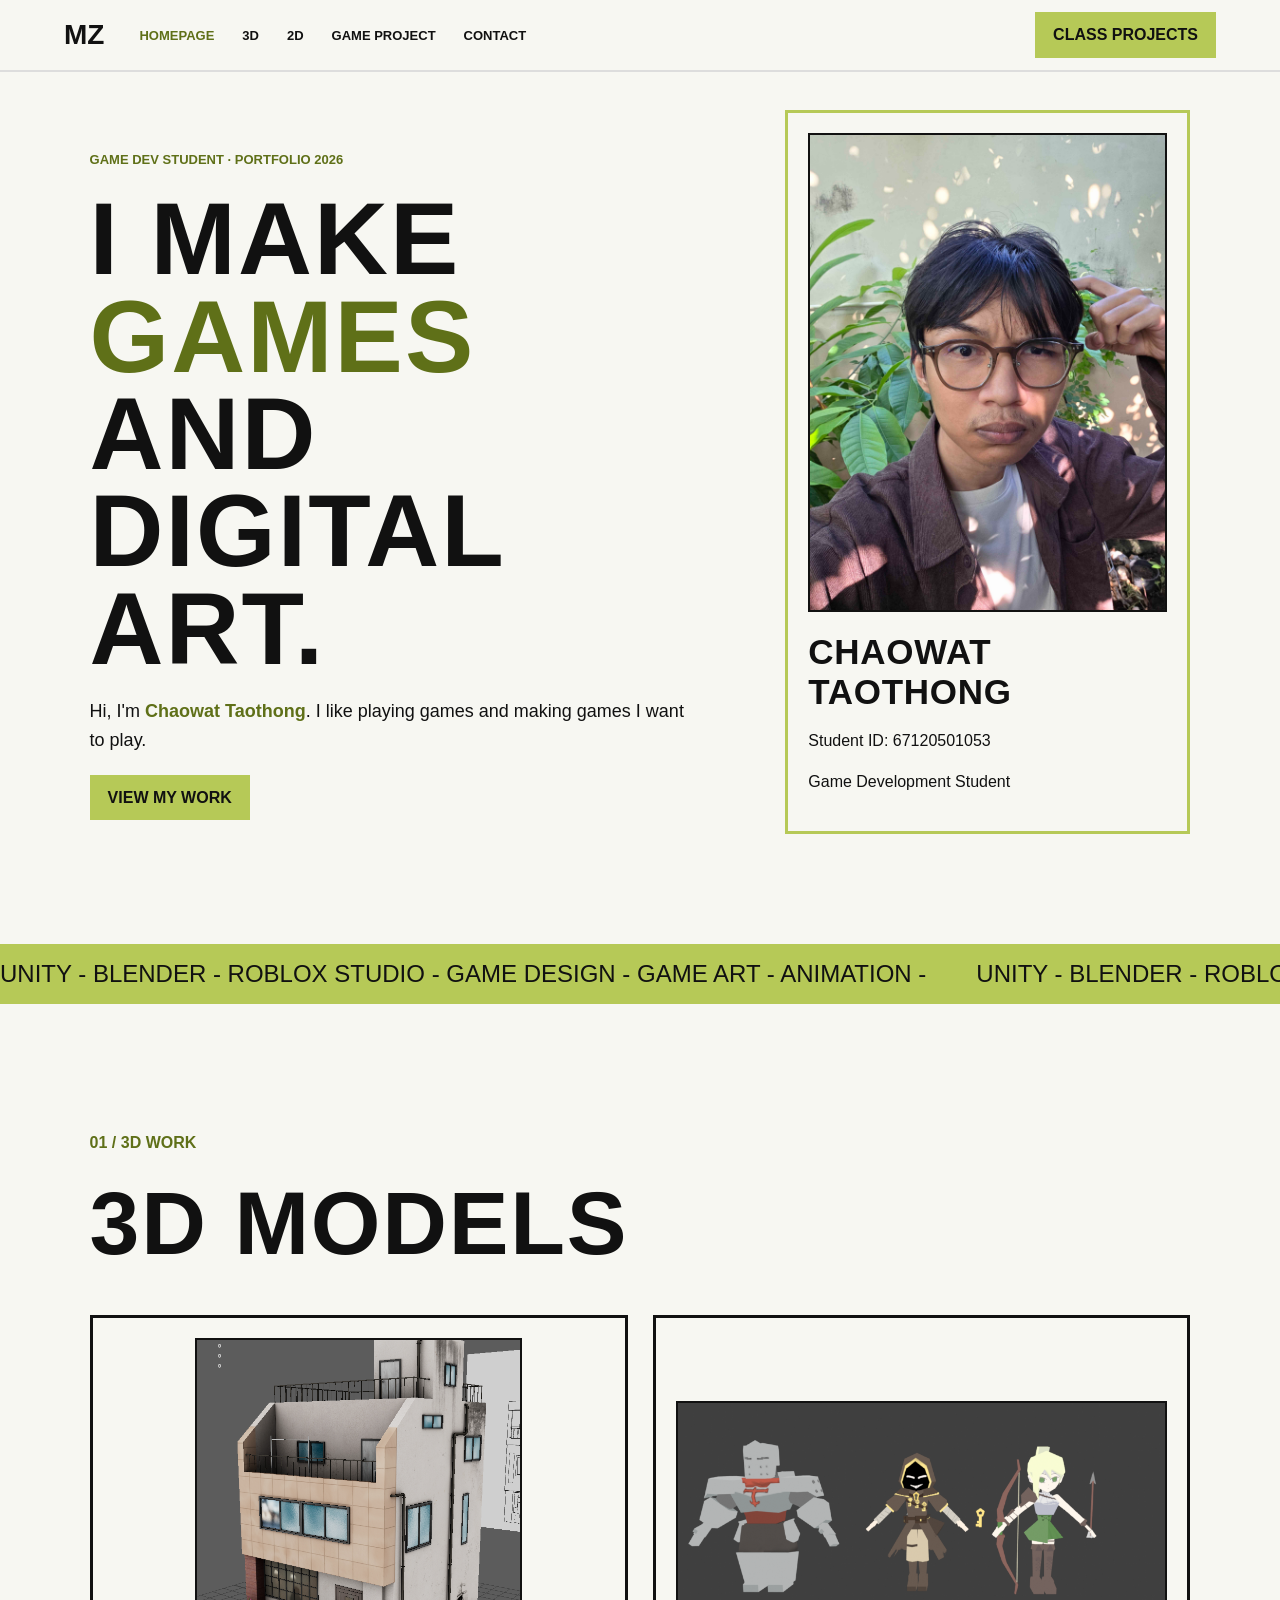
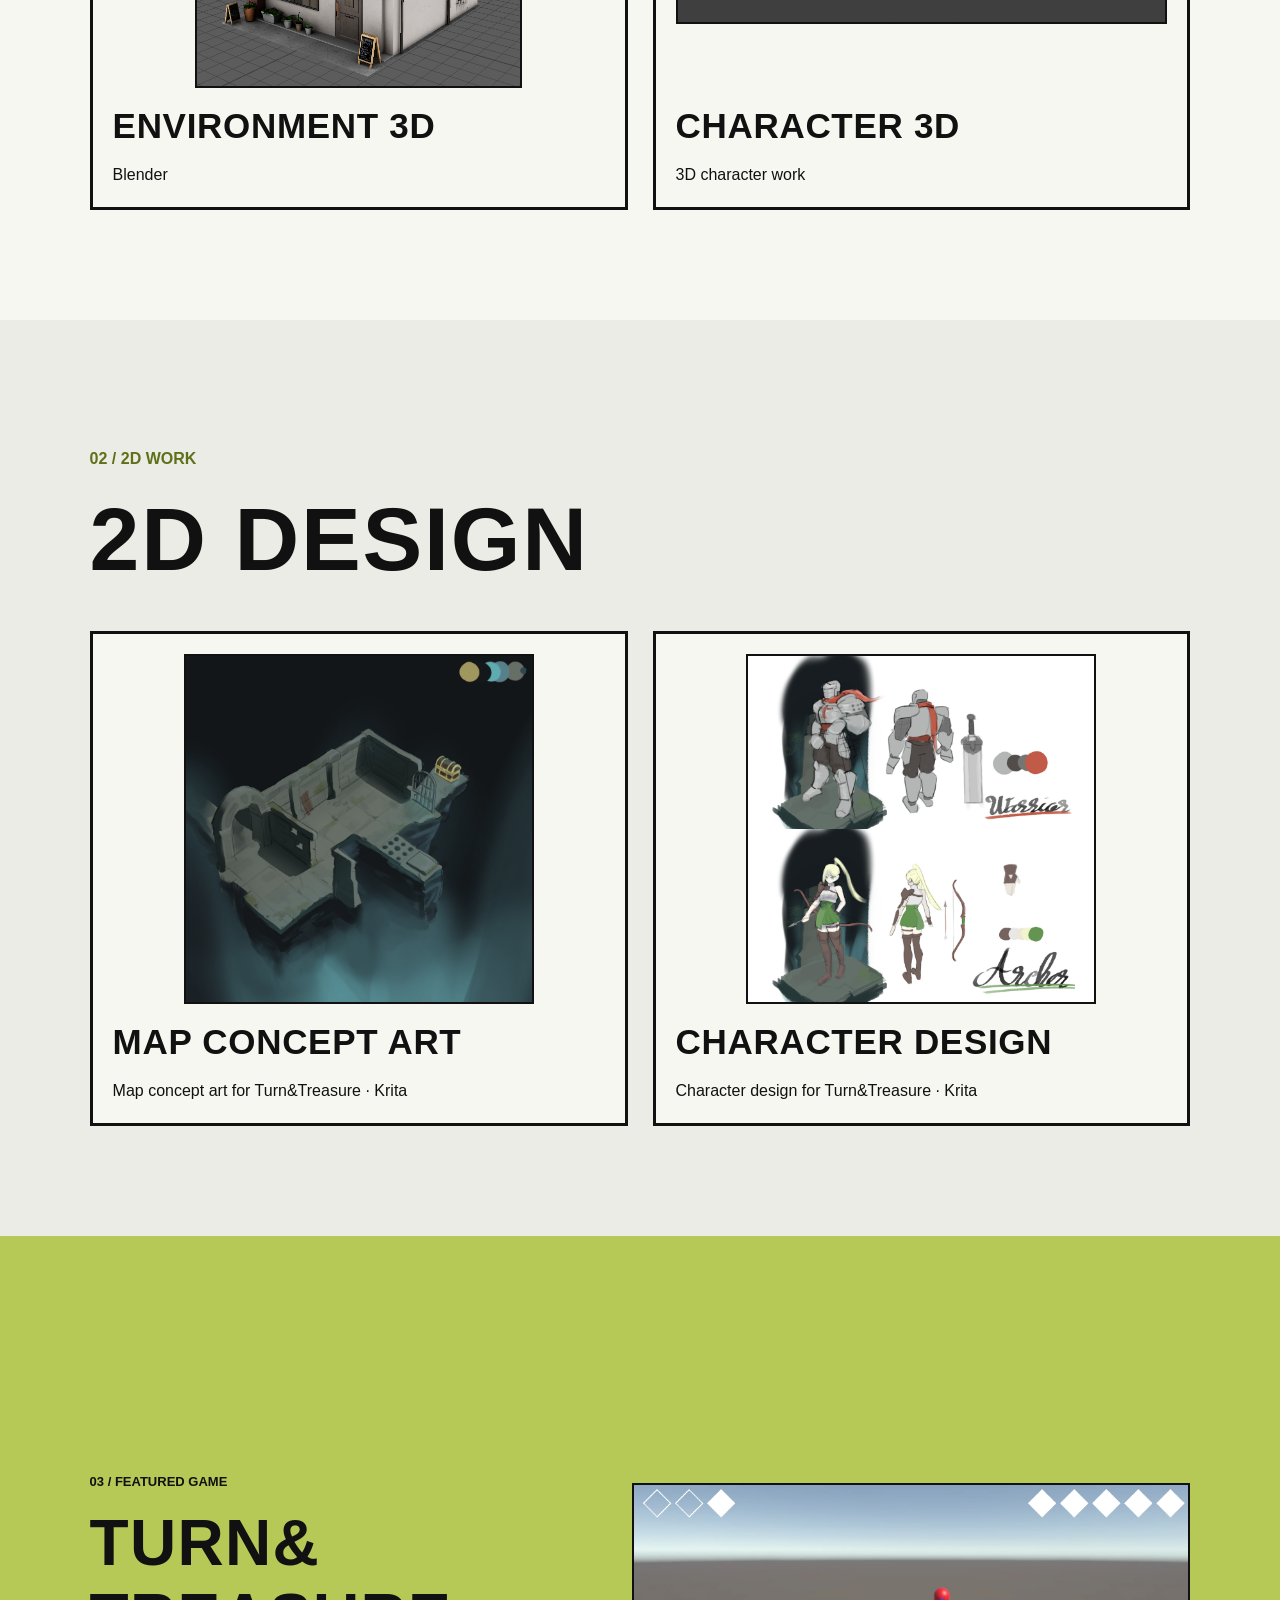
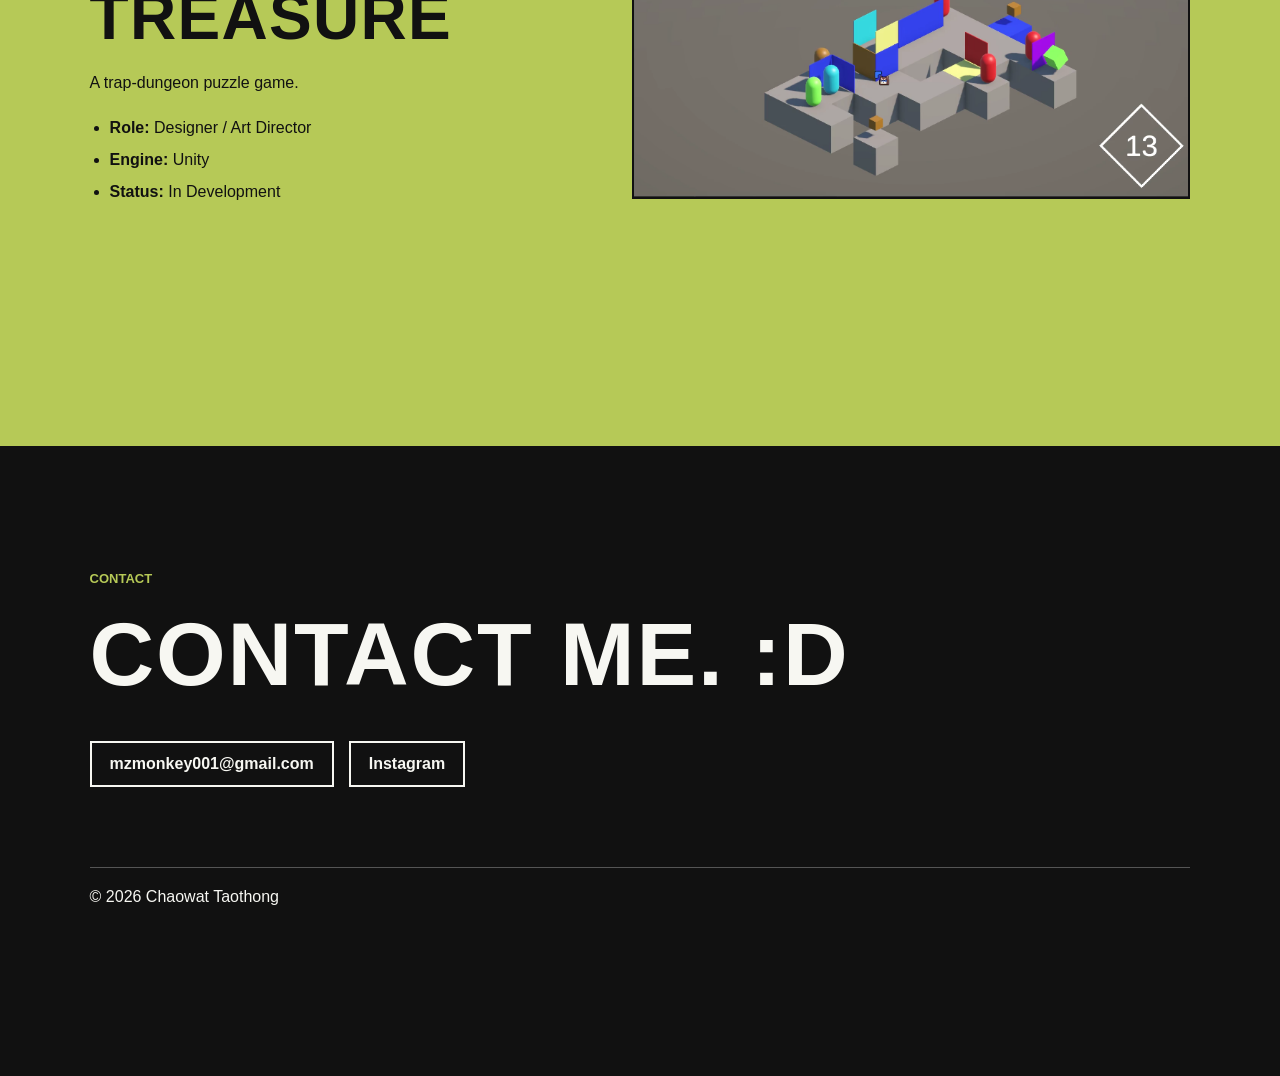
<file: index.html>
<!DOCTYPE html>
<html lang="en">
<head>
  <meta charset="UTF-8">
  <meta name="viewport" content="width=device-width, initial-scale=1.0">
  <meta name="description" content="Game development student portfolio">
  <title>Chaowat Taothong | Game Dev Portfolio</title>
  <link rel="stylesheet" href="style.css">
  <script src="script.js" defer></script>
</head>
<body>
  <header class="topbar">
    <a class="logo" href="#home">MZ</a>
    <nav>
      <a href="#home" class="active">Homepage</a>
      <a href="#three-d">3D</a>
      <a href="#two-d">2D</a>
      <a href="#games">Game Project</a>
      <a href="#contact">Contact</a>
    </nav>
    <a class="page-link" href="project.html">Class Projects</a>
  </header>

  <main>
    <section id="home" class="hero page-section">
      <div>
        <p class="label">GAME DEV STUDENT · PORTFOLIO 2026</p>
        <h1>I MAKE <span>GAMES</span><br>AND DIGITAL ART.</h1>
        <p class="intro">Hi, I'm <strong>Chaowat Taothong</strong>. I like playing games and making games I want to play.</p>
        <a class="button" href="#games">View My Work</a>
      </div>
      <aside class="profile-card">
        <img class="profile-image" src="Image/myphoto.jpg" alt="Portrait of Chaowat Taothong">
        <h2>CHAOWAT TAOTHONG</h2>
        <p>Student ID: 67120501053</p>
        <p>Game Development Student</p>
      </aside>
    </section>

    <section class="skills" aria-label="Skills and interests">
      <div class="scroll-track">
        <span>UNITY - BLENDER - ROBLOX STUDIO - GAME DESIGN - GAME ART - ANIMATION -</span>
        <span aria-hidden="true">UNITY - BLENDER - ROBLOX STUDIO - GAME DESIGN - GAME ART - ANIMATION -</span>
      </div>
    </section>

    <section id="three-d" class="work page-section">
      <div class="section-title"><p>01 / 3D WORK</p><h2>3D MODELS</h2></div>
      <div class="card-grid">
        <article class="card"><div class="image-frame"><img class="project-image" src="Image/rezeHouse.png" alt="3D environment project"></div><h3>ENVIRONMENT 3D</h3><p>Blender</p></article>
        <article class="card"><div class="image-frame"><img class="project-image" src="Image/character.png" alt="3D character project"></div><h3>CHARACTER 3D</h3><p>3D character work</p></article>
      </div>
    </section>

    <section id="two-d" class="work light page-section">
      <div class="section-title"><p>02 / 2D WORK</p><h2>2D DESIGN</h2></div>
      <div class="card-grid">
        <article class="card"><div class="image-frame"><img class="project-image" src="Image/ConceptArt.png" alt="Map concept art for Turn and Treasure"></div><h3>MAP CONCEPT ART</h3><p>Map concept art for Turn&amp;Treasure · Krita</p></article>
        <article class="card"><div class="image-frame"><img class="project-image" src="Image/CharacterSheet.png" alt="Character design for Turn and Treasure"></div><h3>CHARACTER DESIGN</h3><p>Character design for Turn&amp;Treasure · Krita</p></article>
      </div>
    </section>

    <section id="games" class="game page-section">
      <div>
        <p class="label">03 / FEATURED GAME</p>
        <h2>TURN&amp;<wbr>TREASURE</h2>
        <p>A trap-dungeon puzzle game.</p>
        <ul><li><b>Role:</b> Designer / Art Director</li><li><b>Engine:</b> Unity</li><li><b>Status:</b> In Development</li></ul>
      </div>
      <img class="project-image game-image" src="Image/TurnandTreasure.png" alt="Turn and Treasure game screenshot">
    </section>

    <section id="contact" class="contact page-section">
      <p class="label">CONTACT</p>
      <h2>CONTACT ME. :D</h2>
      <div class="contact-links"><a href="mailto:mzmonkey001@gmail.com">mzmonkey001@gmail.com</a><a href="https://www.instagram.com/mz.monkey142/" target="_blank" rel="noopener">Instagram</a></div>
      <footer>© <span id="year">2026</span> Chaowat Taothong</footer>
    </section>
  </main>
</body>
</html>
</file>
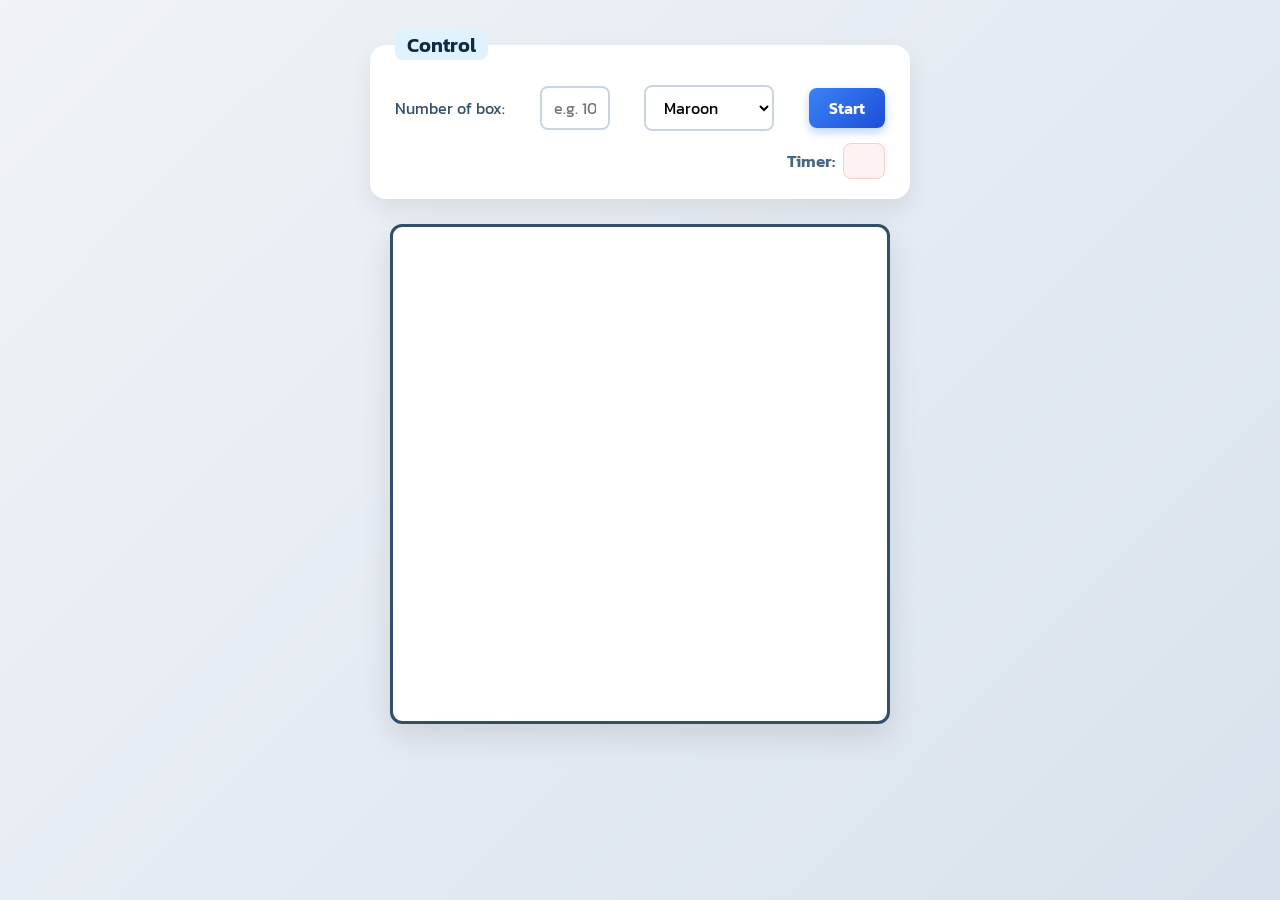
<file: Assignment/assignment-07/index.html>
<!DOCTYPE html>
<html lang="en">
	<head>
		<meta charset="UTF-8">
		<meta name="viewport" content="width=device-width, initial-scale=1.0">
		<title>Square game</title>
		<script type="text/javascript" src="game.js"></script>
		<link rel="stylesheet" type="text/css" href="game.css">
	</head>
	<body>
		<!-- these codes were adapted from https://courses.cs.washington.edu/courses/cse154/17sp/lecture/more-dom/code/squares.html  -->

		<fieldset>
			<legend>Control</legend>
			<label for="numbox">Number of box: </label>
			<input type="text" name="numbox" id="numbox" placeholder="e.g. 10">
			<select name="color" id="color">
				<option value="maroon">Maroon</option>
				<option value="lightgreen">Lightgreen</option>
				<option value="magenta">Magenta</option>
			</select>
			<button id="start">Start</button>
			<div id="timerClock"> Timer:
				<div id="clock"></div>
			</div>
		</fieldset>

		<div id="container">
			<div id="layer"></div>
		</div>
	
	</body>
</html>
</file>
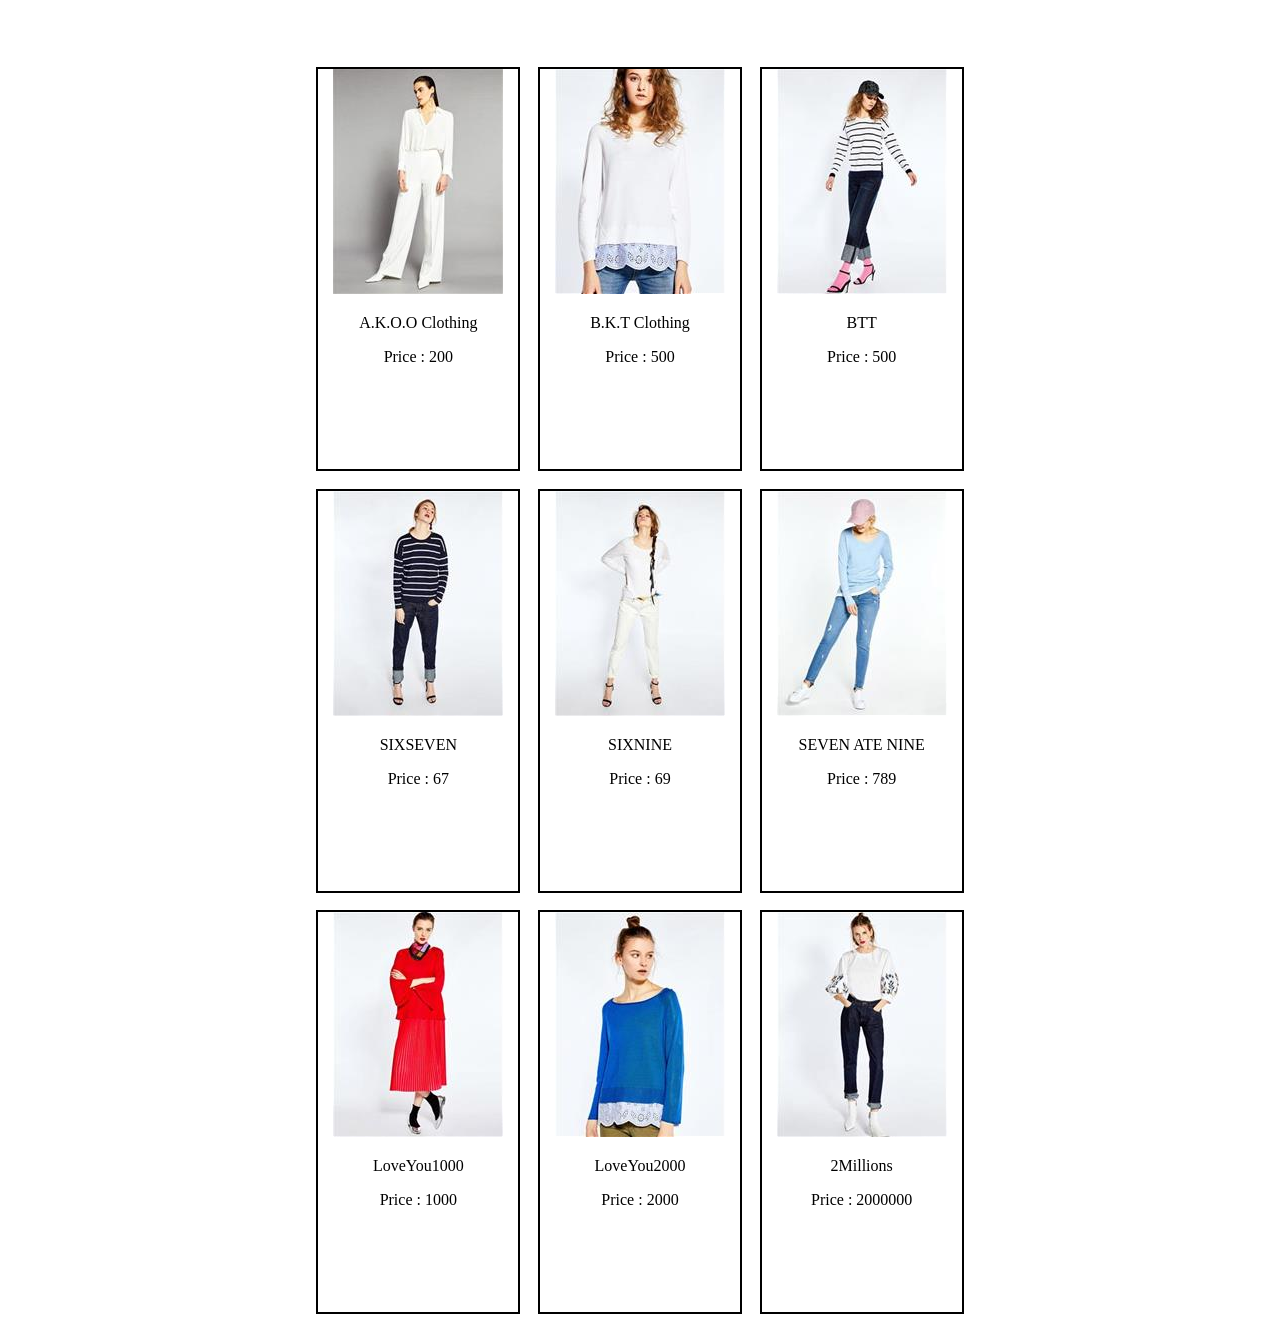
<file: Assignment/assignment-08/index.html>
<!DOCTYPE html>
<html>
	<head>
		<meta charset="UTF-8">
		<title>Shopping BKT</title>
		<link rel="stylesheet" href="style.css" type="text/css">
		<script type="text/javascript" src="shopping.js"></script>
	</head>
	<body>
		<div id="nav-top"></div>
		<div id="container">
			<div id="layer">
				<div></div>
				<div></div>
				<div></div>
				<div></div>
				<div></div>
				<div></div>
				<div></div>
				<div></div>
				<div></div>
			</div>
		</div>
	
	</body>
</html>
</file>
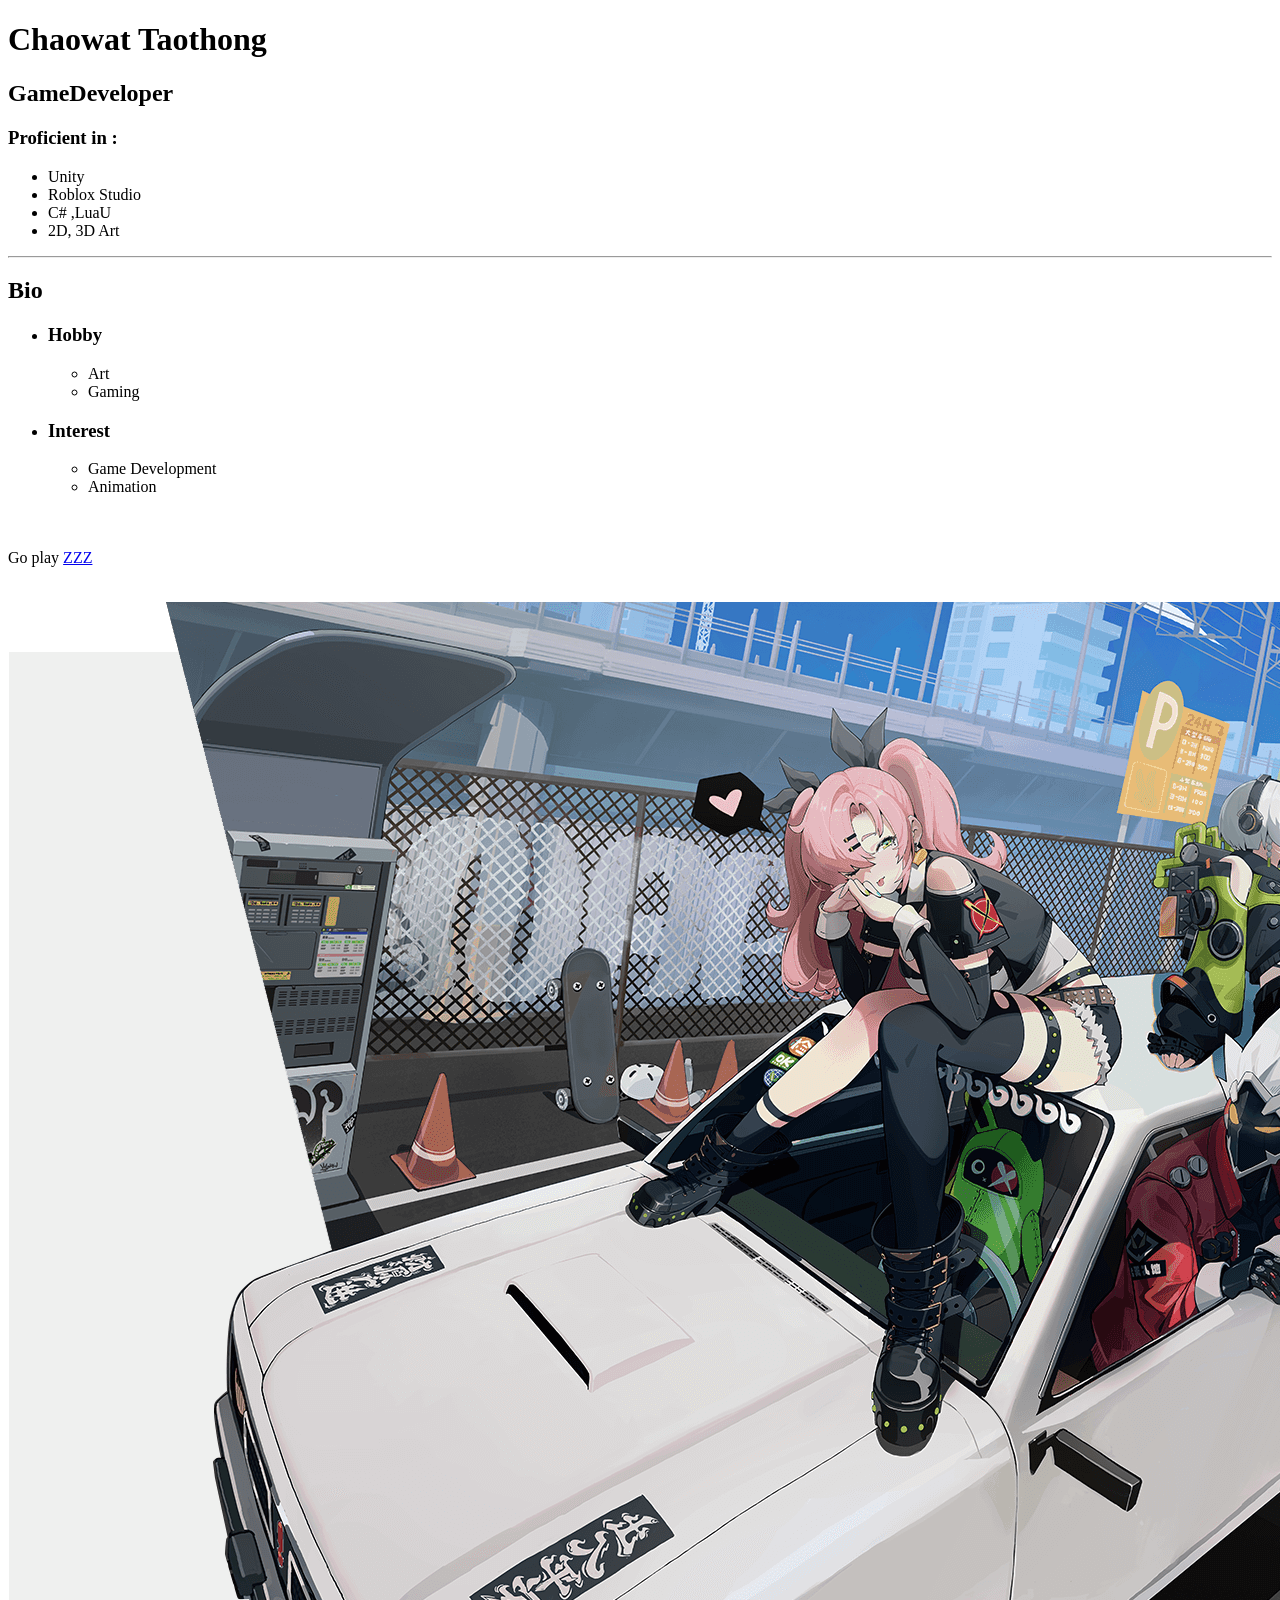
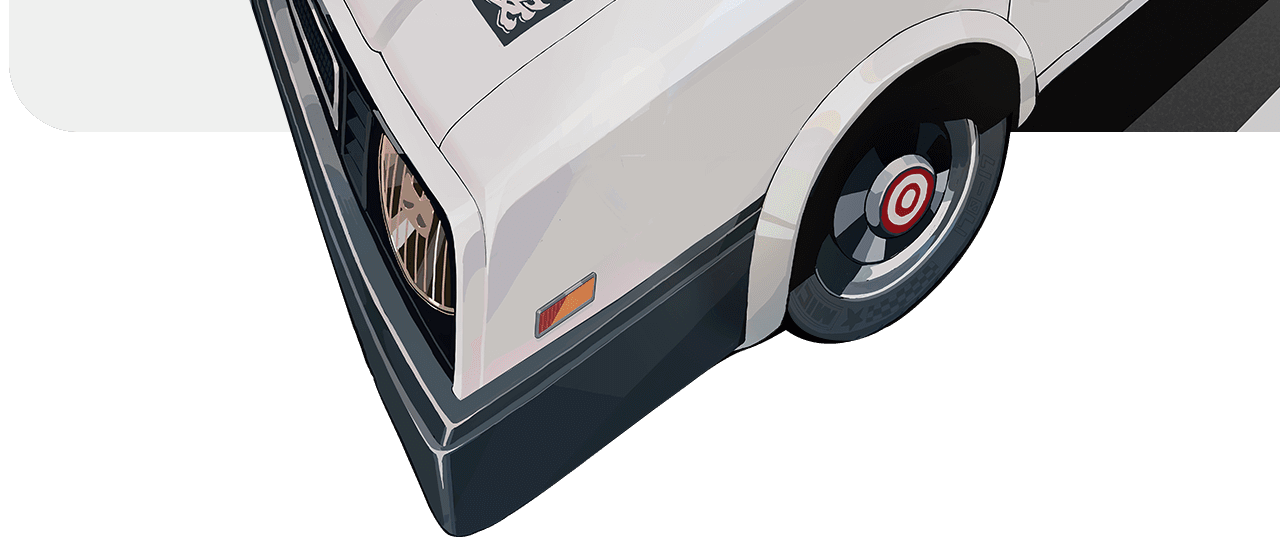
<file: Assignment/week-01/index.html>
<!DOCTYPE html>
<html lang="en">
<head>
    <meta charset="UTF-8">
    <meta name="description" content="Portfolio ชีวประวัติ">
    <meta name="keywords" content="Portfolio, Game Developer, Game Artist,Game Designer">
    <meta name="author" content="Chaowat Taothong">
    <meta name="viewport" content="width=device-width, initial-scale=1.0">
    <title>Portfolio Chaowat Taothong</title>
</head>
<body>
    <!-- Heading -->
    <h1>Chaowat Taothong </h1>
    <h2>GameDeveloper</h2>
    <h3>Proficient in :</h5>
    <ul>
        <li>Unity</li>
        <li>Roblox Studio</li>
        <li>C# ,LuaU</li>
        <li>2D, 3D Art</li>

    </ul>
    <hr>
    <h2>Bio</h2>
    <ul>
        <li><h3>Hobby</h3></li>
        <ul>
            <li>Art</li>
            <li>Gaming</li>
        </ul>
        <li><h3>Interest</h3></li>
        <ul>
            <li>Game Development</li>
            <li>Animation</li>
        </ul>   
    </ul>
    <h3></h3>

    
    <!-- Link  -->
    <br>
    <p>Go play <a href="https://zenless.hoyoverse.com/th-th/main">ZZZ</a></p>

    <br>
    <!-- images -->
    <img src="zzz.png" alt="ZZZ main[]" />
</file>
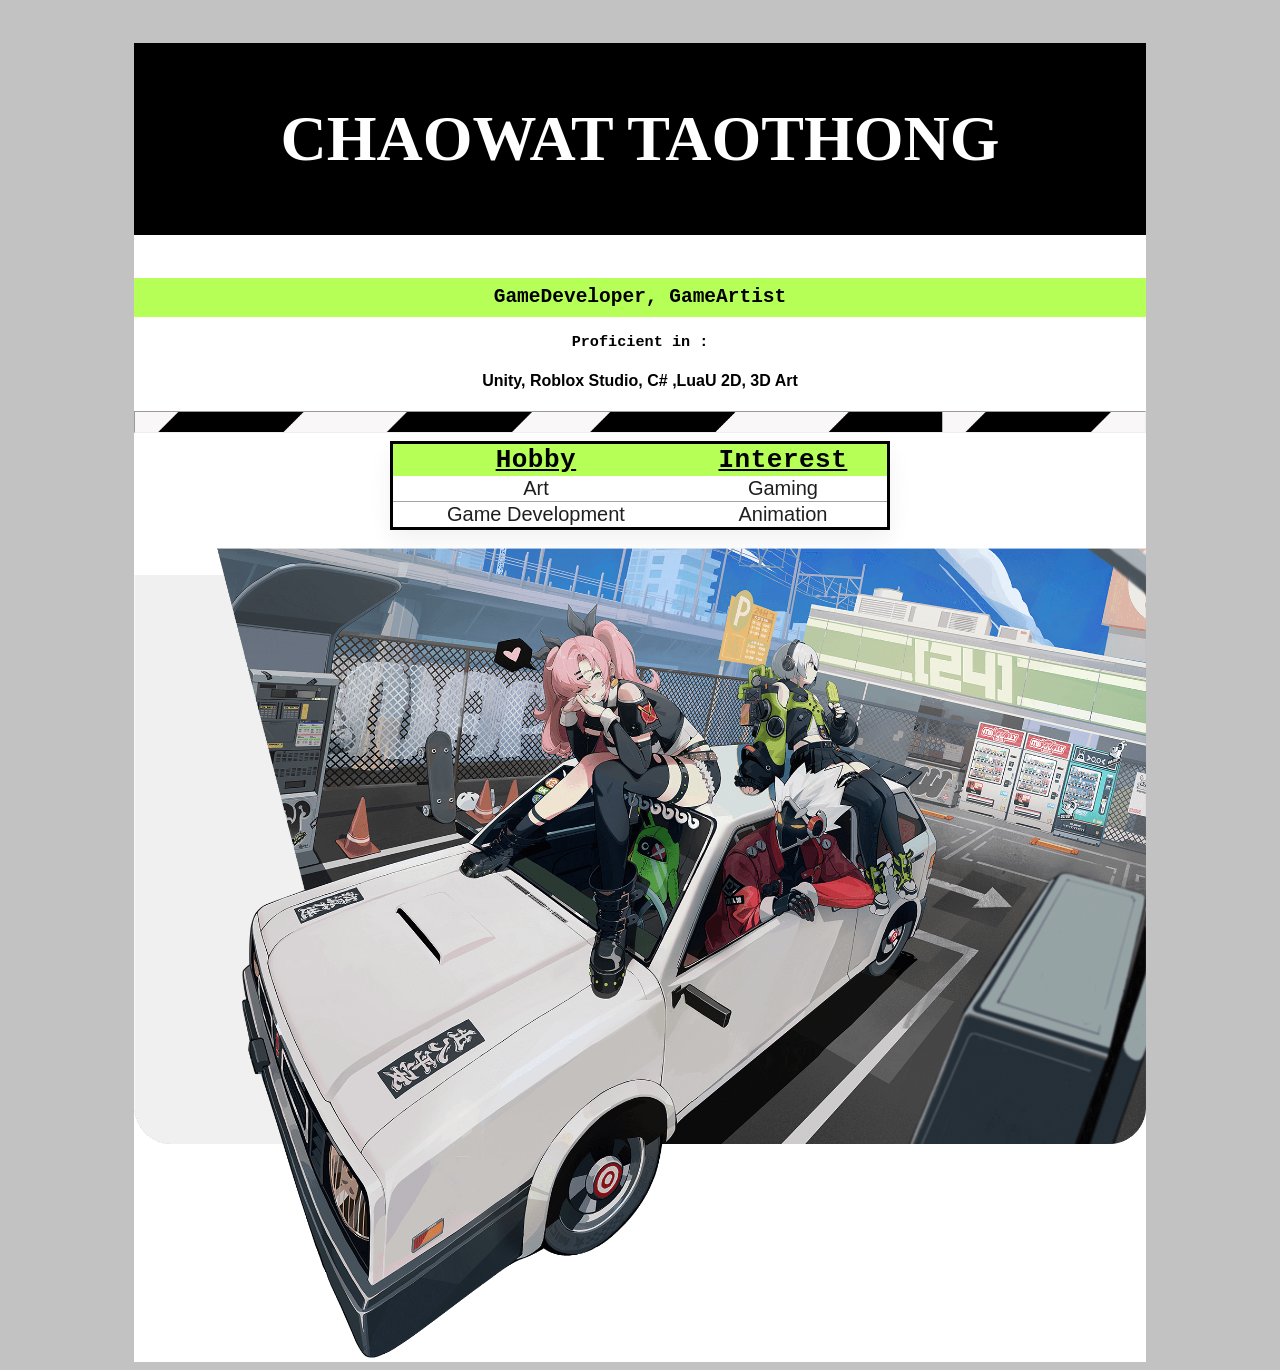
<file: Assignment/week-02/index.html>
<!DOCTYPE html>
<html lang="en">
<head>
    <meta charset="UTF-8">
    <meta name="description" content="Portfolio ชีวประวัติ">
    <meta name="keywords" content="Portfolio, Game Developer, Game Artist,Game Designer">
    <meta name="author" content="Chaowat Taothong">
    <meta name="viewport" content="width=device-width, initial-scale=1.0">
    <title>Portfolio Chaowat Taothong</title>
    <link rel="stylesheet" type="text/css" media="screen" href="style.css">
</head>
<body>
    <div class="stripe2">

    
    <!-- Heading -->
    <h1 class="center-text" >CHAOWAT TAOTHONG </h1>
    <h2 class="green center-text" >GameDeveloper, GameArtist</h2>
    <h3 class = center-text>Proficient in :</h3>
    
        <h4 class="center-text">Unity,
        Roblox Studio,
        C# ,LuaU
        2D, 3D Art</h4>

    
    <hr>
    

 
    
    <table class="center-table table_Border">
        <tr>
            <th>Hobby</th><th>Interest</th>
        </tr>
        <tr>
            <td>Art</td><td>Gaming</td>
        </tr>
        <tr>
            <td>Game Development</td><td>Animation</td>
        </tr>
    </table>


    
    
    <!-- Link  -->
    <!-- <br>
    <p>Go play <a href="https://zenless.hoyoverse.com/th-th/main">ZZZ</a></p>
     -->

    <br>
    <!-- images -->
     
    <img id = "nicole" src="zzz.png" alt="ZZZ main[]" />
    </div>
</body>
</file>
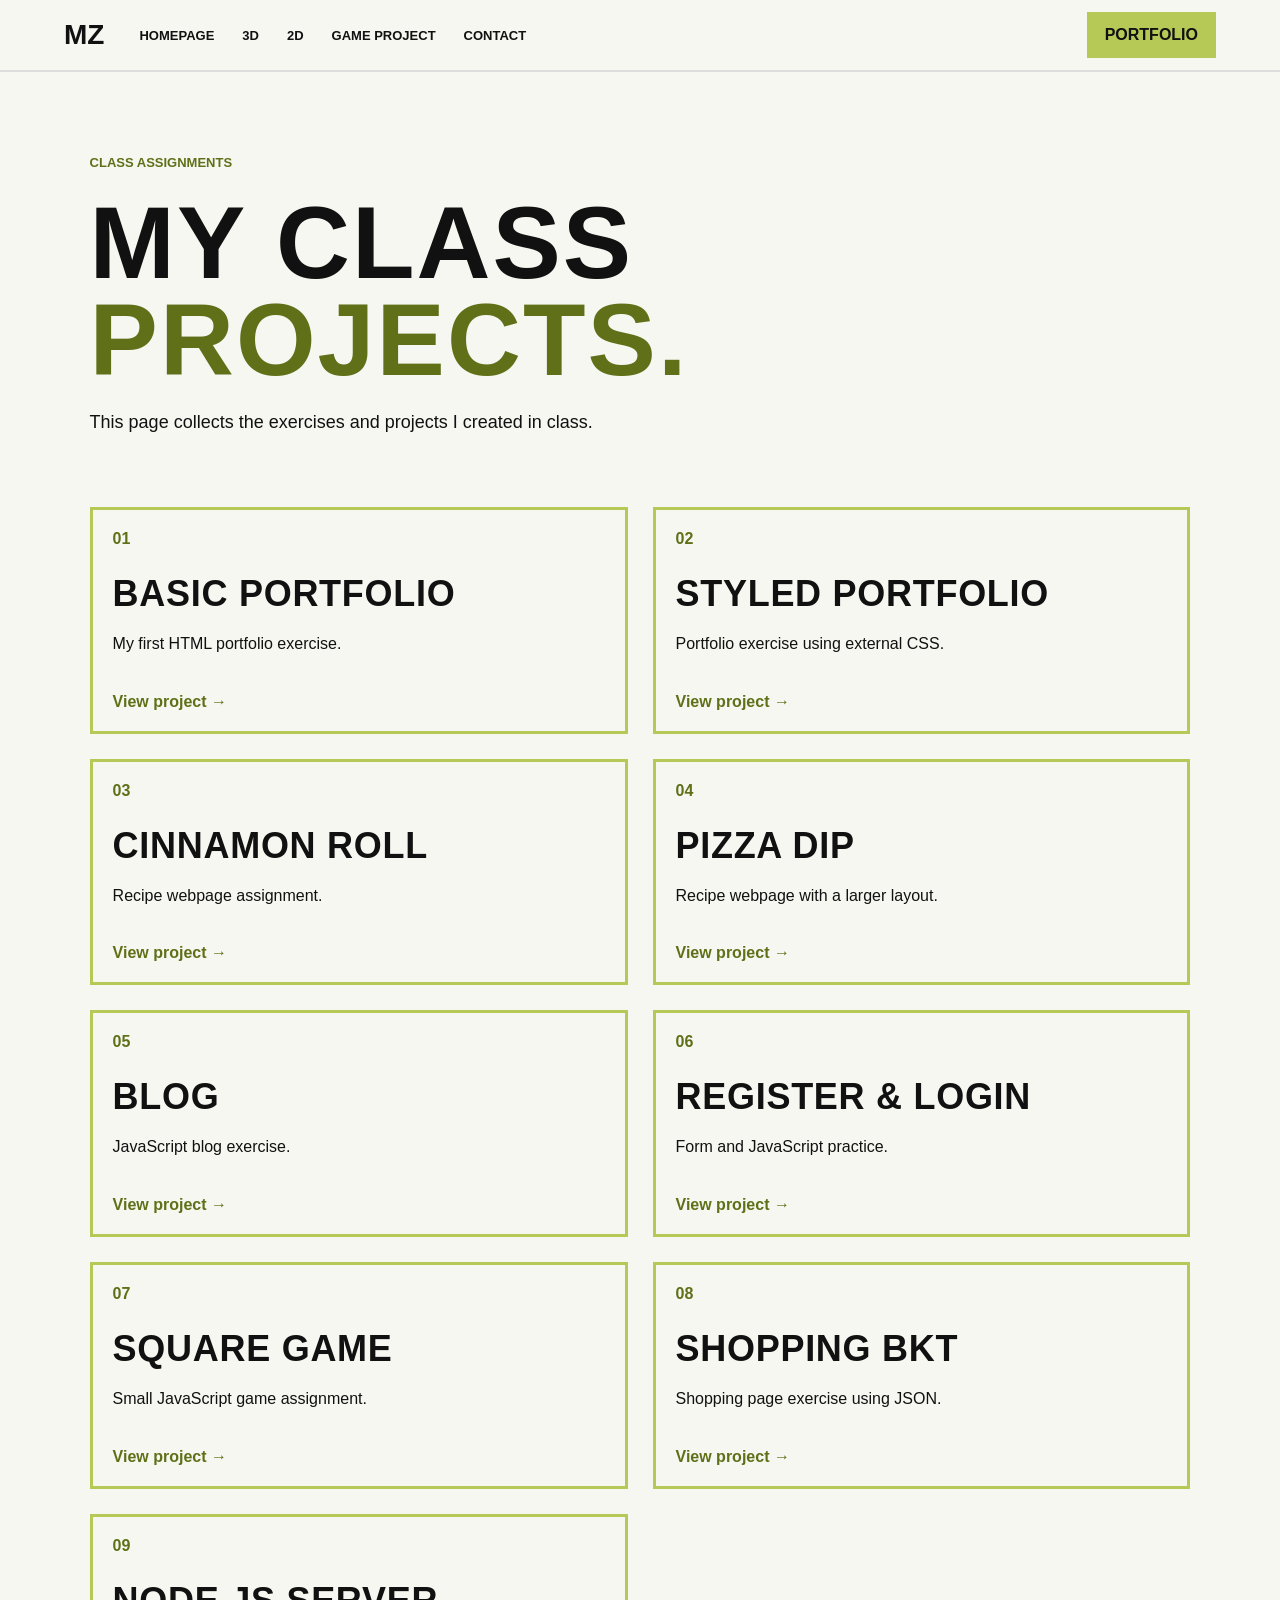
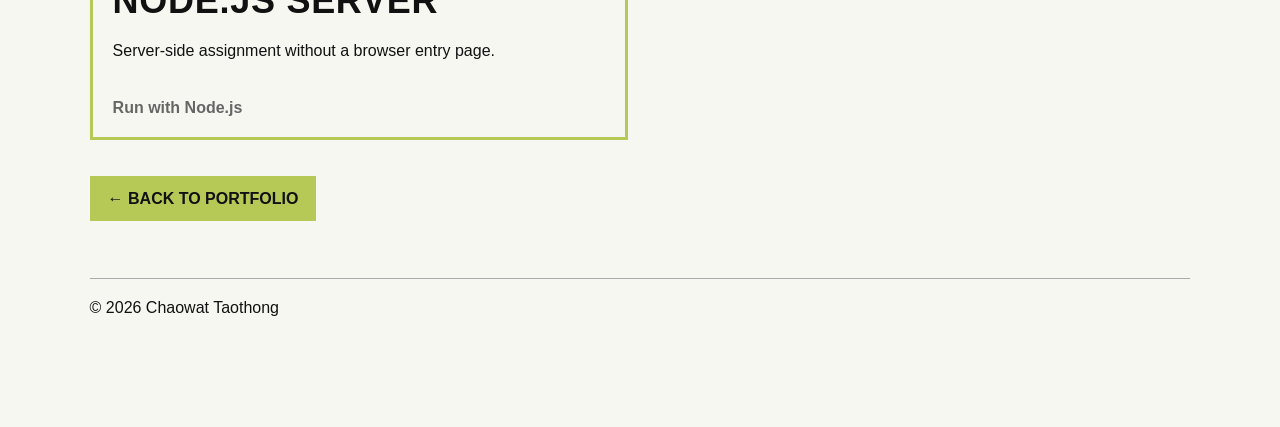
<file: project.html>
<!DOCTYPE html>
<html lang="en">
<head>
  <meta charset="UTF-8">
  <meta name="viewport" content="width=device-width, initial-scale=1.0">
  <meta name="description" content="Class projects by a game development student">
  <title>Chaowat Taothong | Class Projects</title>
  <link rel="stylesheet" href="style.css">
  <script src="script.js" defer></script>
</head>
<body>
  <header class="topbar">
    <a class="logo" href="index.html">MZ</a>
    <nav>
      <a href="index.html#home">Homepage</a>
      <a href="index.html#three-d">3D</a>
      <a href="index.html#two-d">2D</a>
      <a href="index.html#games">Game Project</a>
      <a href="index.html#contact">Contact</a>
    </nav>
    <a class="page-link" href="index.html">Portfolio</a>
  </header>

  <main class="project-page">
    <section class="project-header">
      <p class="label">CLASS ASSIGNMENTS</p>
      <h1>MY CLASS<br><span>PROJECTS.</span></h1>
      <p>This page collects the exercises and projects I created in class.</p>
    </section>

    <section class="assignment-grid">
      <article class="assignment-card"><span>01</span><h2>BASIC PORTFOLIO</h2><p>My first HTML portfolio exercise.</p><a href="Assignment/week-01/index.html">View project →</a></article>
      <article class="assignment-card"><span>02</span><h2>STYLED PORTFOLIO</h2><p>Portfolio exercise using external CSS.</p><a href="Assignment/week-02/index.html">View project →</a></article>
      <article class="assignment-card"><span>03</span><h2>CINNAMON ROLL</h2><p>Recipe webpage assignment.</p><a href="Assignment/assignment-03/recipe.html">View project →</a></article>
      <article class="assignment-card"><span>04</span><h2>PIZZA DIP</h2><p>Recipe webpage with a larger layout.</p><a href="Assignment/assignment-04/recipe.html">View project →</a></article>
      <article class="assignment-card"><span>05</span><h2>BLOG</h2><p>JavaScript blog exercise.</p><a href="Assignment/assignment-05/index.html">View project →</a></article>
      <article class="assignment-card"><span>06</span><h2>REGISTER & LOGIN</h2><p>Form and JavaScript practice.</p><a href="Assignment/assignment-06/register.html">View project →</a></article>
      <article class="assignment-card"><span>07</span><h2>SQUARE GAME</h2><p>Small JavaScript game assignment.</p><a href="Assignment/assignment-07/index.html">View project →</a></article>
      <article class="assignment-card"><span>08</span><h2>SHOPPING BKT</h2><p>Shopping page exercise using JSON.</p><a href="Assignment/assignment-08/index.html">View project →</a></article>
      <article class="assignment-card"><span>09</span><h2>NODE.JS SERVER</h2><p>Server-side assignment without a browser entry page.</p><span class="disabled">Run with Node.js</span></article>
    </section>

    <a class="button" href="index.html">← Back to Portfolio</a>
    <footer>© <span id="year">2026</span> Chaowat Taothong</footer>
  </main>
</body>
</html>
</file>
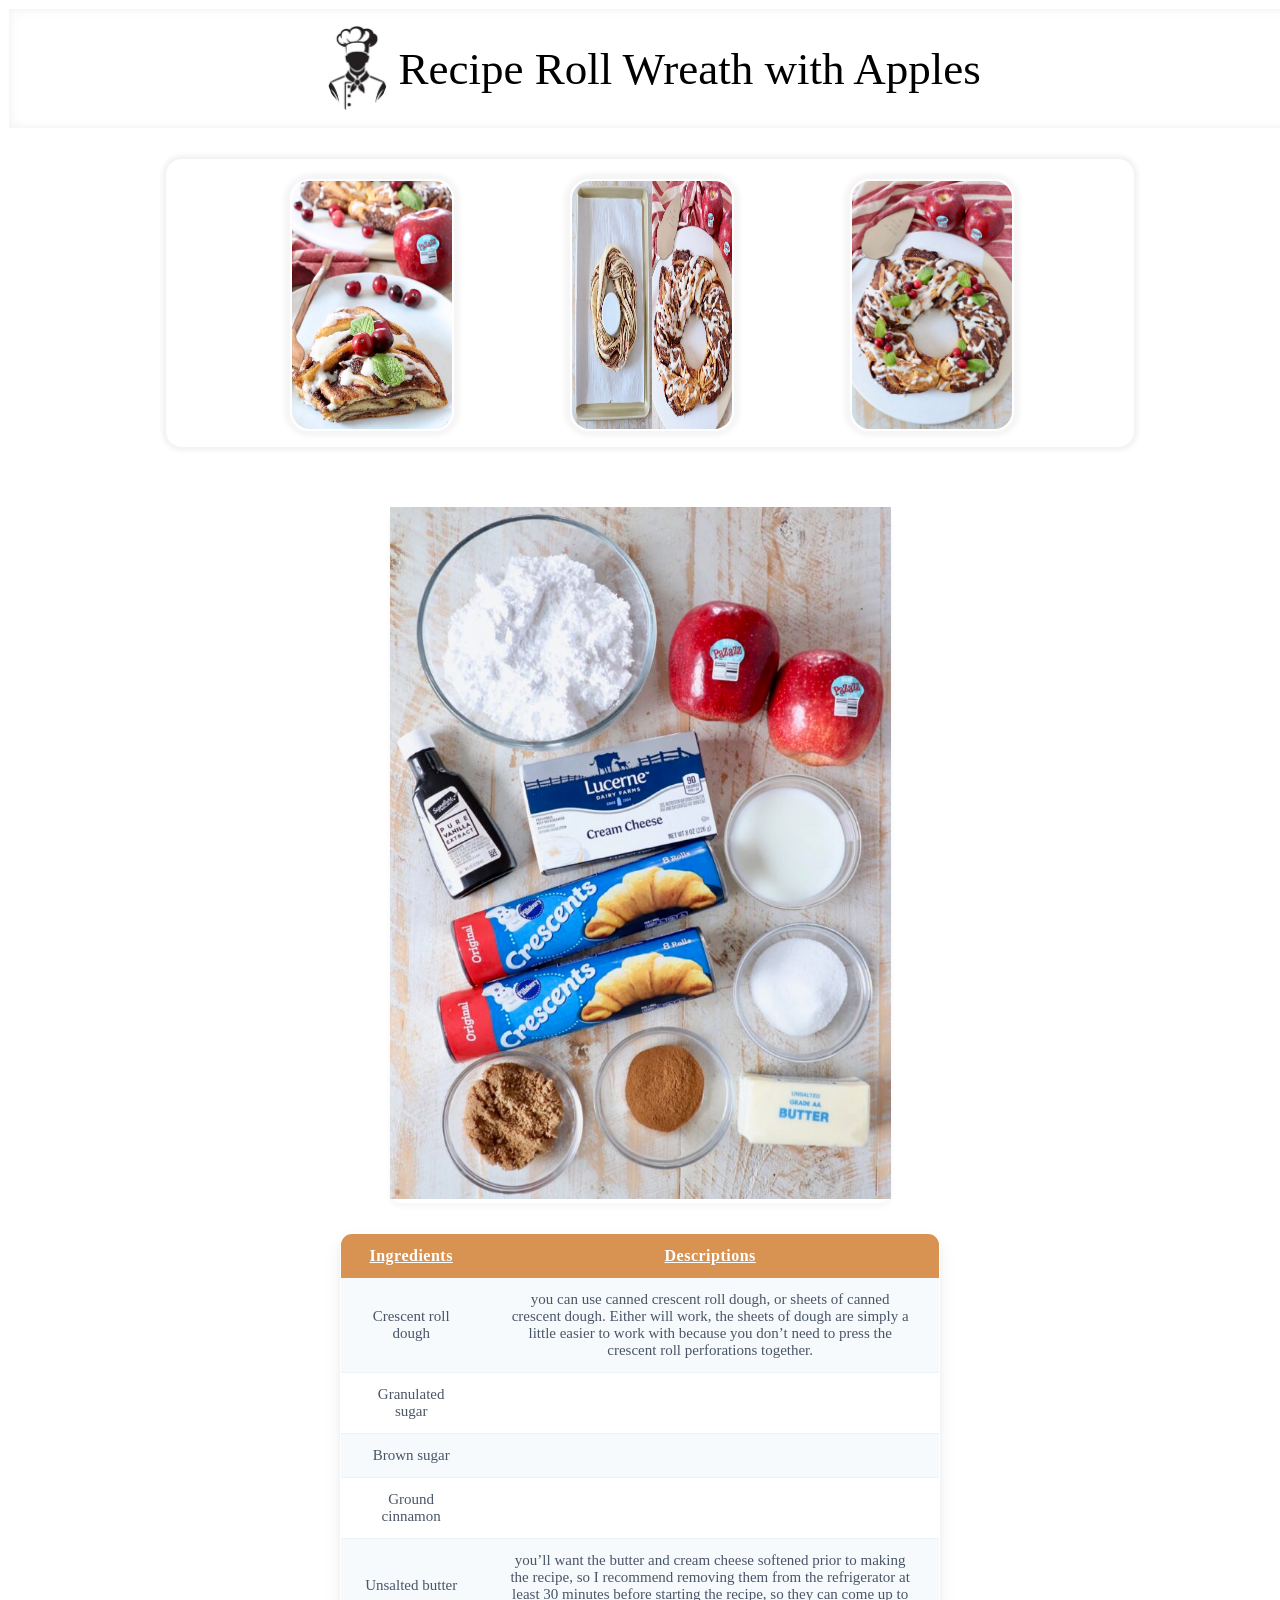
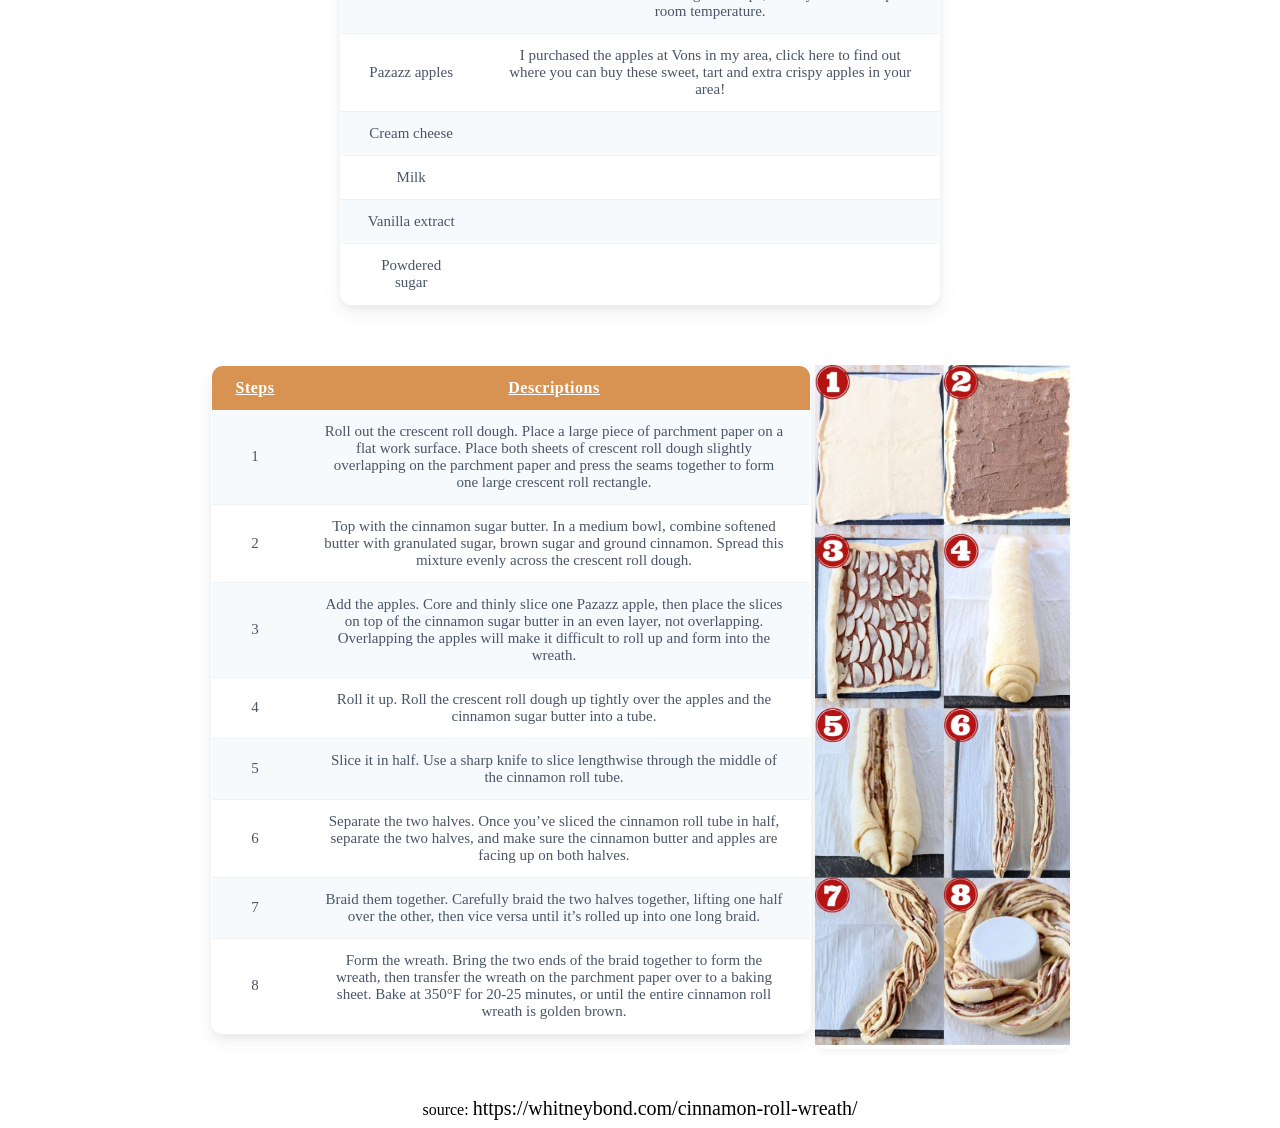
<file: Assignment/assignment-03/recipe.html>
<!DOCTYPE html>
<html>
<head>
	<meta charset='utf-8'>
	<meta http-equiv='X-UA-Compatible' content='IE=edge'>
	<title>Cinnamon Roll Wreath with Apples</title>
	<meta name='viewport' content='width=device-width, initial-scale=1'>
	<link rel='stylesheet' type='text/css' media='screen' href='style.css'>
	
</head>
<body>
	<div class="title">
			<img  class="chef img-middle" src="pic/chef.png" alt="chef">
            <span class="valign-sample-text">Recipe Roll Wreath with Apples</span>	
	</div>
	<div class="center">

		<div class="flex_container">
			<div>
				<img  class="" src="pic/cinnamon-3.jpeg" alt="chef">
			</div>
			<div>
				<img  id = "big-img" src="pic/cinnamon-6.jpeg" alt="chef">
			</div>
			<div>
				<img  class="" src="pic/cinnamon-5.jpeg" alt="chef">
			</div>
		</div>
		<div class="center-alt">
			<div class="div_display">
				<img  class="med-img" src="pic/cinnamon-1.jpeg" alt="chef">
			
            
			</div>
			<div class="div_display top-form">
				<table class="table_Border">
						<tr>
						<th>Ingredients</th>
						<th>Descriptions</th>
					</tr>
					<tr>
						<td>Crescent roll dough</td>
						<td>you can use canned crescent roll dough, or 
			sheets of canned crescent dough. Either will work, the sheets of dough are simply a little easier to work with because you don’t need to press the crescent roll perforations together.</td>
					
					</tr>
					<tr>
						<td>Granulated sugar</td>
						<td></td>
					
					</tr>
					<tr>
						<td>Brown sugar</td>
						<td></td>
					
					</tr>
					<tr>
						<td>Ground cinnamon</td>
						<td></td>
					
					</tr>
					<tr>
						<td>Unsalted butter</td>
						<td>you’ll want the butter and cream cheese softened prior to making the recipe, so I recommend removing them from the refrigerator at least 30 minutes before starting the recipe, so they can come up to room temperature.</td>
					
					</tr>
					<tr>
						<td>Pazazz apples</td>
						<td>I purchased the apples at Vons in my area, click here to find out where you can buy these sweet, tart and extra crispy apples in your area!</td>
					
					</tr>
					<tr>
						<td>Cream cheese</td>
						<td></td>
					
					</tr>
					<tr>
						<td>Milk</td>
						<td></td>
					
					</tr>
					<tr>
						<td>Vanilla extract</td>
						<td></td>
					
					</tr>
					<tr>
						<td>Powdered sugar</td>
						<td></td>
					
					</tr>
				</table>
			</div>
		</div>

		<div class="center-alt">
			
			<div class="div_display top-form">
				<table class="table_Border">
						<tr>
						<th>Steps</th>
						<th>Descriptions</th>
					</tr>
					<tr>
						<td>1</td>
						<td>Roll out the crescent roll dough. Place a large piece of parchment paper on a flat work surface. Place both sheets of crescent roll dough slightly overlapping on the parchment paper and press the seams together to form one large crescent roll rectangle.</td>
					
					</tr>
					<tr>
						<td>2</td>
						<td>Top with the cinnamon sugar butter. In a medium bowl, combine softened butter with granulated sugar, brown sugar and ground cinnamon. Spread this mixture evenly across the crescent roll dough.</td>
					
					</tr>
					<tr>
						<td>3</td>
						<td>Add the apples. Core and thinly slice one Pazazz apple, then place the slices on top of the cinnamon sugar butter in an even layer, not overlapping. Overlapping the apples will make it difficult to roll up and form into the wreath.
</td>
					
					</tr>
			
			
					<tr>
						<td>4</td>
						<td>Roll it up. Roll the crescent roll dough up tightly over the apples and the cinnamon sugar butter into a tube.</td>
					
					</tr>
					<tr>
						<td>5</td>
						<td>Slice it in half. Use a sharp knife to slice lengthwise through the middle of the cinnamon roll tube.
		</td>
					
					</tr>
					<tr>
						<td>6</td>
						<td>Separate the two halves. Once you’ve sliced the cinnamon roll tube in half, separate the two halves, and make sure the cinnamon butter and apples are facing up on both halves.</td>
					
					</tr>
					<tr>
						<td>7</td>
						<td>Braid them together. Carefully braid the two halves together, lifting one half over the other, then vice versa until it’s rolled up into one long braid.</td>
					
					</tr>
					<tr>
						<td>8</td>
						<td>Form the wreath. Bring the two ends of the braid together to form the wreath, then transfer the wreath on the parchment paper over to a baking sheet. Bake at 350°F for 20-25 minutes, or until the entire cinnamon roll wreath is golden brown.</td>
					
					</tr>
				</table>
			</div>
			<div class="div_display">
				<img  class="med-img2" src="pic/cinnamon-2.jpeg" alt="chef">
			
            
			</div>
		</div>
			
		


			
		
		

		
		<br>
		<div class="center-alt">
			source: <a>https://whitneybond.com/cinnamon-roll-wreath/</a>
		</div>
		
	
	</div>
	
</body>
</html>
</file>
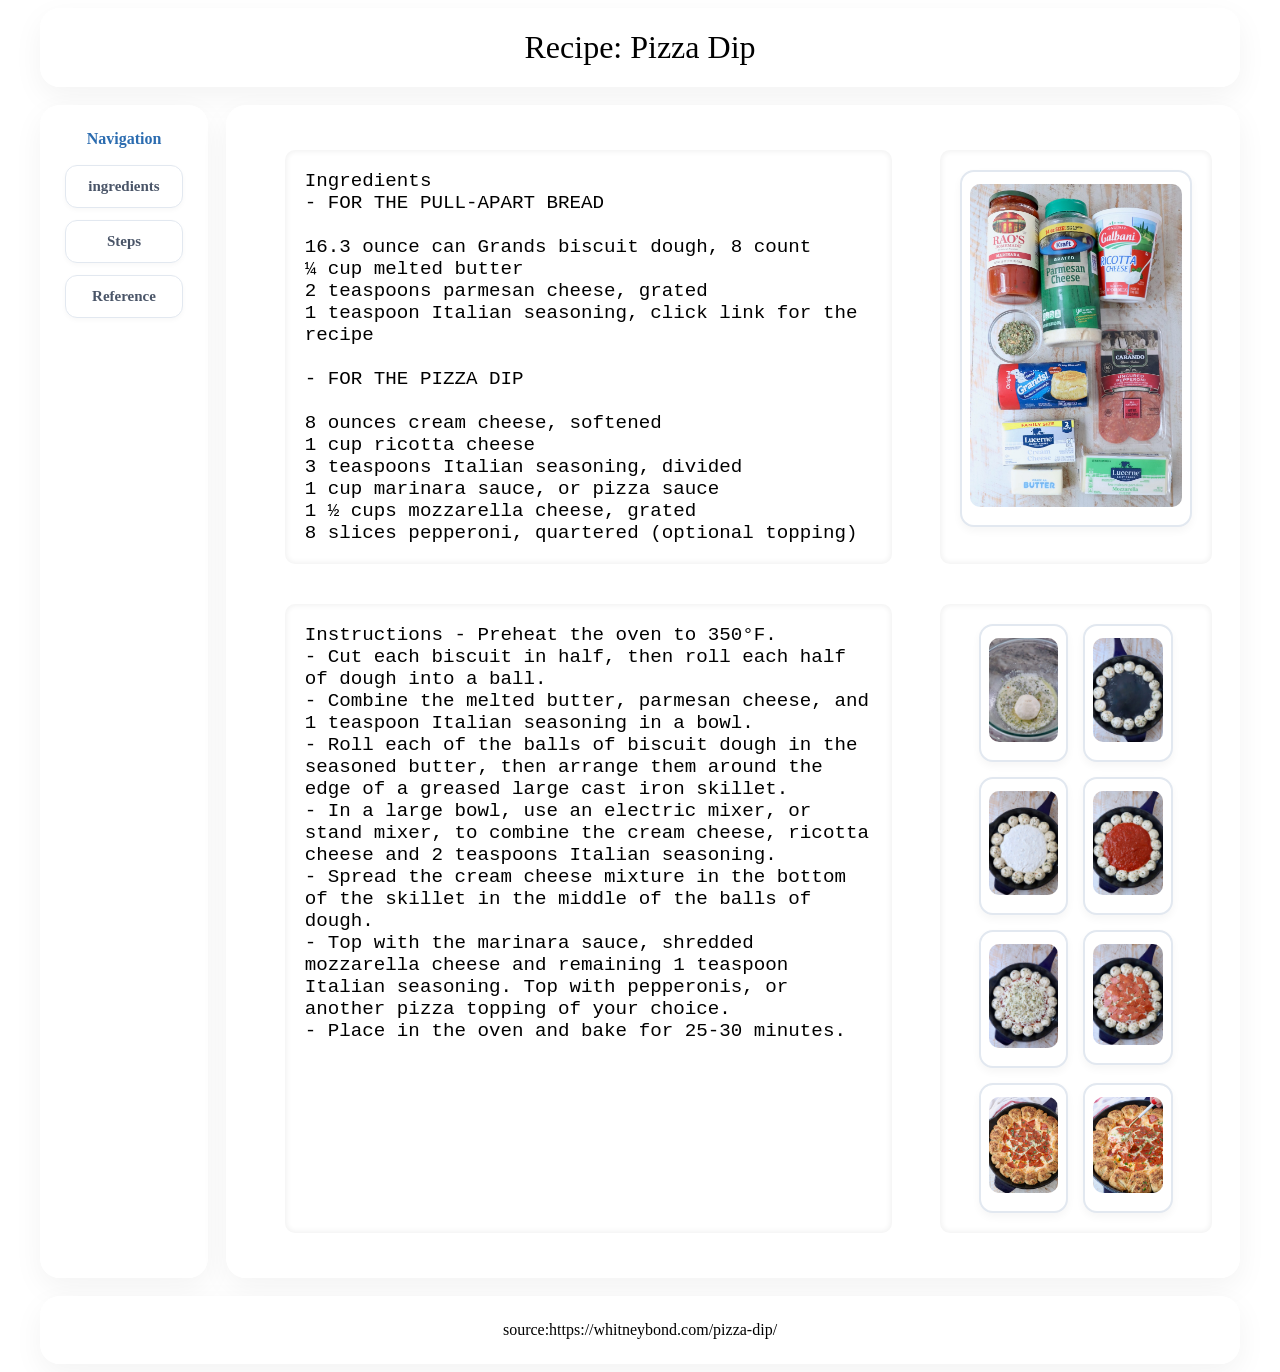
<file: Assignment/assignment-04/recipe.html>
<!DOCTYPE html>
<html>
<head>
	<meta charset='utf-8'>
	<meta http-equiv='X-UA-Compatible' content='IE=edge'>
	<title>Gluten Free General Tso’s Chicken</title>
	<meta name='viewport' content='width=device-width, initial-scale=1'>
	<link rel='stylesheet' type='text/css' media='screen' href='main.css'>
</head>
<body>
	<div class="grid-container">
        <div id="header">Recipe: Pizza Dip</div>
        <div id="menu">
			<div class="menu-title" style="font-weight: 700; color: #2b6cb0; margin-bottom: 5px; font-size: 16px;">Navigation</div>
            <a href="#ingredient" class="menu-item active">ingredients</a>
            <a href="#stepper" class="menu-item">Steps</a>
            <a href="#footer" class="menu-item">Reference</a>
		</div>
        <div id="main">
			<div class="spec1"id = "ingredient">
					Ingredients<br>
				- FOR THE PULL-APART BREAD<br>
				<br>
				16.3 ounce can Grands biscuit dough, 8 count<br>
				¼ cup melted butter<br>
				2 teaspoons parmesan cheese, grated<br>
				1 teaspoon Italian seasoning, click link for the recipe<br>
				<br>
				- FOR THE PIZZA DIP<br>
				<br>
				8 ounces cream cheese, softened<br>
				1 cup ricotta cheese<br>
				3 teaspoons Italian seasoning, divided<br>
				1 cup marinara sauce, or pizza sauce<br>
				1 ½ cups mozzarella cheese, grated<br>
				8 slices pepperoni, quartered (optional topping)<br>
			</div>
			<div class="spec2 flex_container">
				<div>
					<img src="pic/pizza-dip-1.jpeg" alt="">
				</div>
			</div>
			<div class="spec1">
				Instructions

				- Preheat the oven to 350°F. <br>
				- Cut each biscuit in half, then roll each half of dough into a ball. <br>
				- Combine the melted butter, parmesan cheese, and 1 teaspoon Italian seasoning in a bowl.<br>
				- Roll each of the balls of biscuit dough in the seasoned butter, then arrange them around the edge of a greased large cast iron skillet.<br>
				- In a large bowl, use an electric mixer, or stand mixer, to combine the cream cheese, ricotta cheese and 2 teaspoons Italian seasoning.<br>
				- Spread the cream cheese mixture in the bottom of the skillet in the middle of the balls of dough.<br>
				- Top with the marinara sauce, shredded mozzarella cheese and remaining 1 teaspoon Italian seasoning. Top with pepperonis, or another pizza topping of your choice.<br>
				- Place in the oven and bake for 25-30 minutes.<br>
			</div>
			<div class="spec2 flex_container" id = "stepper">
				<div>
					<img src="pic/pizza-dip-2.jpeg" alt="">
				</div>
				<div>
					<img src="pic/pizza-dip-3.jpeg" alt="">
				</div>
				<div>
					<img src="pic/pizza-dip-4.jpeg" alt="">
				</div>
				<div>
					<img src="pic/pizza-dip-5.jpeg" alt="">
				</div>
				<div>
					<img src="pic/pizza-dip-6.jpeg" alt="">
				</div>
				<div>
					<img src="pic/pizza-dip-7.jpeg" alt="">
				</div>
				<div>
					<img src="pic/pizza-dip-8.jpeg" alt="">
				</div>
				<div>
					<img src="pic/pizza-dip-9.jpeg" alt="">
				</div>

			</div>
		</div>
        <div id="footer">source:<a>https://whitneybond.com/pizza-dip/</a></div>
	</div>
	
</body>
</html>
</file>
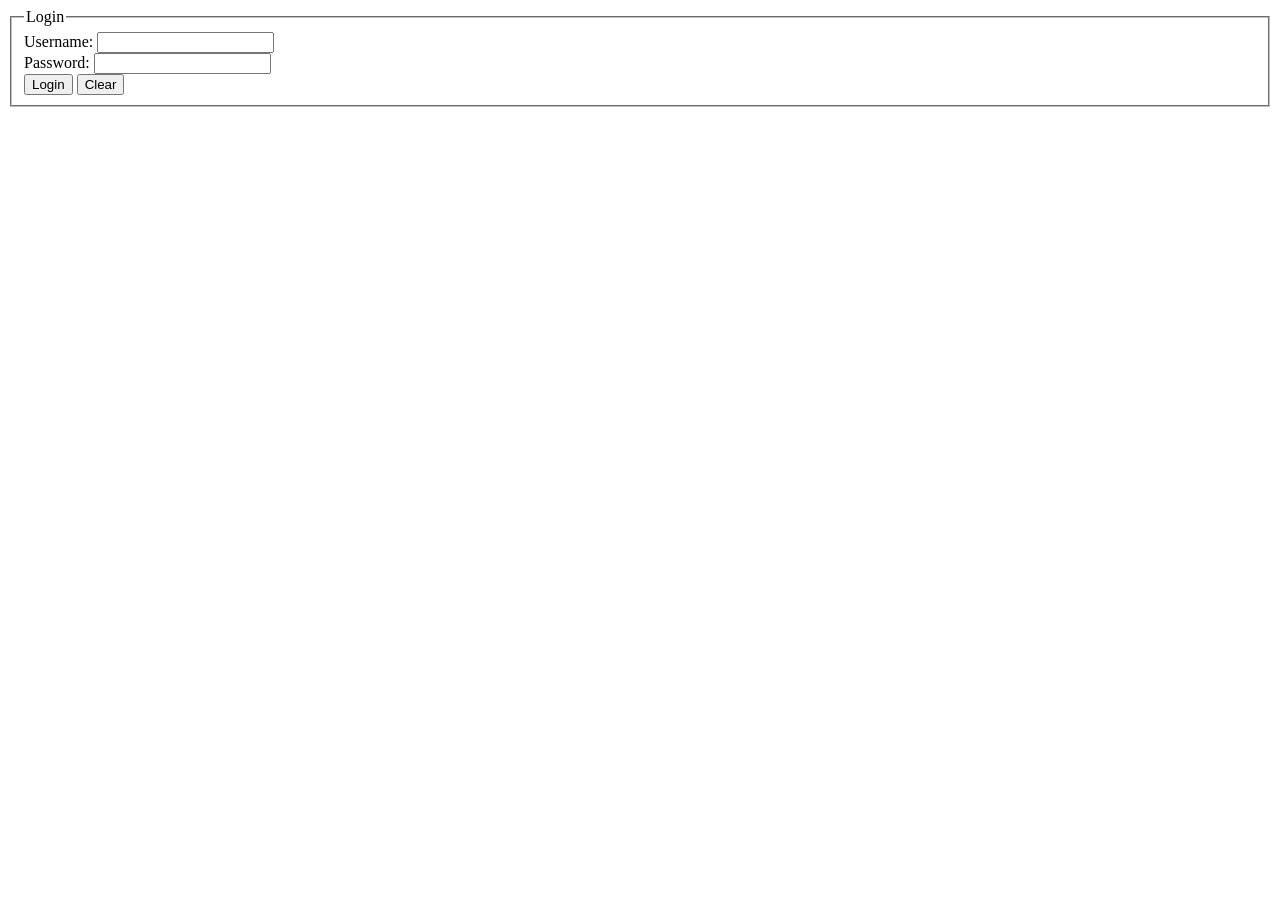
<file: Assignment/assignment-06/login.html>
<!DOCTYPE html>
<html>
	<head>
		<meta charset="UTF-8">
		<title>Login</title>
		<script type="text/javascript" src="login.js"></script>
	</head>
	<body>
		<form name="myLogin" id = "myLogin">
			<fieldset>
				<legend>Login</legend>
				Username: 
				<input type="text" name="username" id="username" required>
				<br>
				Password: 
				<input type="password" name="password" required>
				<br>
				<input type="submit" value="Login" id="loginBtn">
				<input type="reset" value="Clear" id="clearBtn">

			</fieldset>
			

		</form>
		
	</body>
</html>
</file>
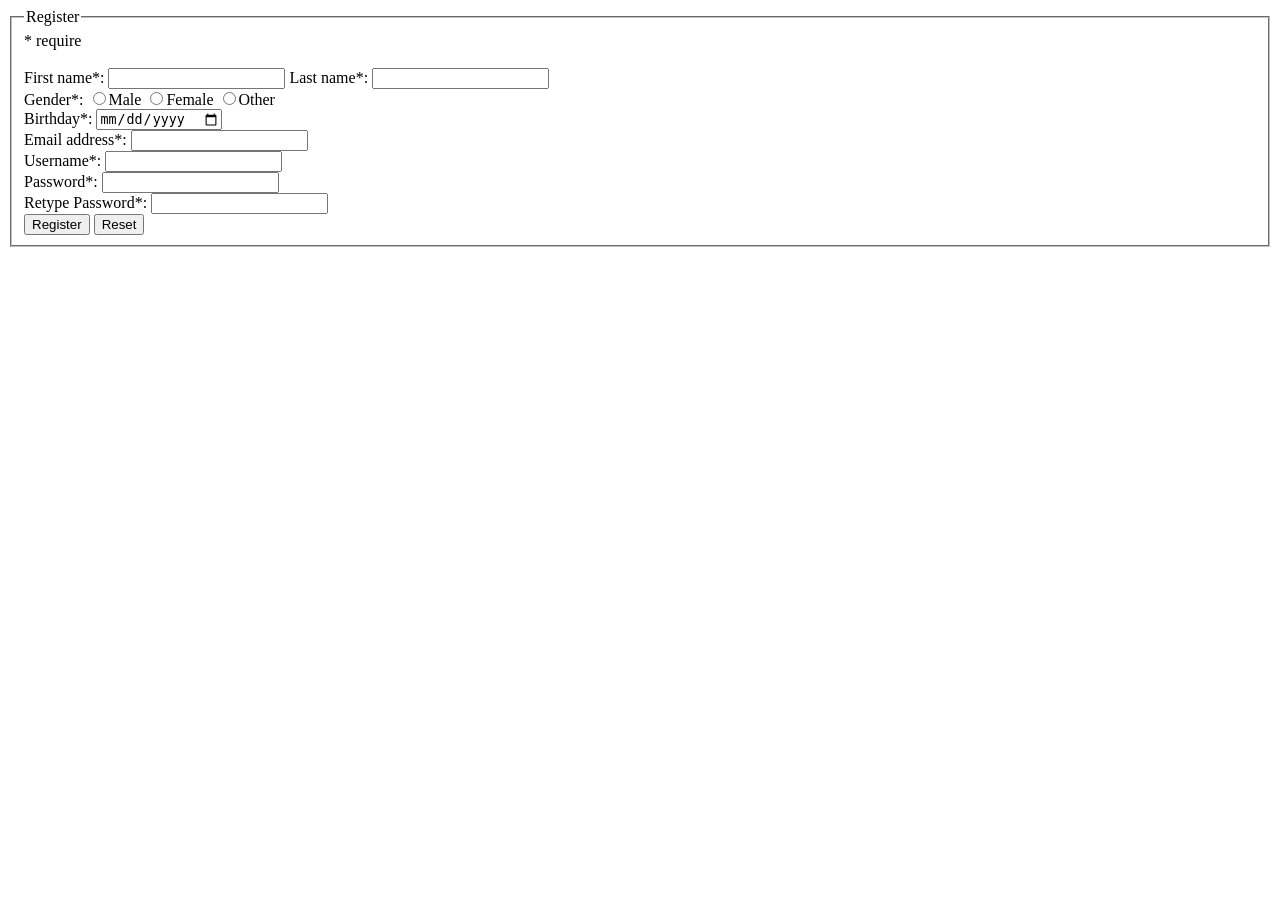
<file: Assignment/assignment-06/register.html>
<!DOCTYPE html>
<html>
	<head>
		<meta charset="UTF-8">
		<title>Register</title>
		<script type="text/javascript" src="register.js"></script>
	</head>
	<body>
		<form name="myRegister" id="myRegister" action="login.html">
			<fieldset>
				<legend>Register</legend>
				<span>* require</span> <br>
				<span id="errormsg"></span> <br>
				First name*: 
				<input type="text" name="firstname" required>
				Last name*: 
				<input type="text" name="lastname" >
				<br>
				Gender*: 
				<input type="radio" name="gender" value="male" >Male
				<input type="radio" name="gender" value="female" >Female
				<input type="radio" name="gender" value="other" >Other
				<br>
				Birthday*: 
				<input type="date" name="bday" value="" >
				<br>
				Email address*: 
				<input type="email" name="email" >
				<br>
				Username*: 
				<input type="text" name="username" >
				<br>
				Password*: 
				<input type="password" name="password" required>
				<br>
				Retype Password*: 
				<input type="password" name="password" required>
				<br>
				<input type="submit" value="Register" id="registerBtn">
				<input type="reset" value="Reset" id="resetBtn">
			</fieldset>
		</form>

		
	</body>
</html>
</file>
<file: style.css>
:root {
  --black: #111;
  --white: #f7f7f2;
  --accent: #b6c957;
  --accent-dark: #5f7018;
  --grey: #d9d9d4;
}

* { box-sizing: border-box; }
html { scroll-behavior: smooth; scroll-padding-top: 72px; }
body { margin: 0; background: var(--white); color: var(--black); font-family: Arial, sans-serif; }
a { color: inherit; text-decoration: none; }
h1, h2, h3 { margin: 0; font-family: Impact, "Arial Narrow", sans-serif; letter-spacing: .02em; }
p { line-height: 1.6; }

.topbar {
  min-height: 72px;
  padding: 0 5%;
  position: fixed;
  inset: 0 0 auto;
  z-index: 10;
  display: flex;
  align-items: center;
  gap: 35px;
  background: var(--white);
  border-bottom: 2px solid #ddd;
}

.logo { font: 900 28px Impact, sans-serif; }
.logo span, h1 span, strong { color: var(--accent-dark); }
nav { display: flex; gap: 28px; flex: 1; }
nav a { padding: 10px 0; font-size: 13px; font-weight: bold; text-transform: uppercase; }
nav a:hover, nav a.active { color: var(--accent-dark); }

.page-link, .button {
  padding: 12px 16px;
  background: var(--accent);
  color: var(--black);
  border: 2px solid var(--accent);
  font-weight: bold;
  text-transform: uppercase;
}

.page-link:hover, .button:hover { background: var(--black); color: var(--white); border-color: var(--black); }
.page-section, .project-page { padding: 110px 7%; }
.hero { min-height: 100vh; display: grid; grid-template-columns: 3fr 2fr; align-items: center; gap: 8%; }
.label { color: var(--accent-dark); font-size: 13px; font-weight: bold; }
.hero h1, .project-header h1 { margin: 20px 0; font-size: clamp(55px, 8vw, 120px); line-height: .95; }
.intro { max-width: 650px; margin-bottom: 35px; font-size: 18px; }

.profile-card, .card, .assignment-card {
  padding: 20px;
  background: var(--white);
  color: var(--black);
  border: 3px solid var(--black);
}

.profile-card { border-color: var(--accent); }
.profile-card h2 { margin-top: 20px; font-size: 35px; }
.profile-image { display: block; width: 100%; aspect-ratio: 3 / 4; object-fit: cover; border: 2px solid var(--black); }
.image-box {
  min-height: 260px;
  display: grid;
  place-items: center;
  background: var(--grey);
  color: var(--black);
  border: 2px solid var(--black);
  font-weight: bold;
}

.skills { overflow: hidden; padding: 16px 0; background: var(--accent); color: var(--black); }
.scroll-track { display: flex; width: max-content; animation: scroll 18s linear infinite; }
.scroll-track span { padding-right: 50px; font: 24px Impact, sans-serif; white-space: nowrap; }
.scroll-track:hover { animation-play-state: paused; }
@keyframes scroll { to { transform: translateX(-50%); } }
.work { min-height: 90vh; }
.light { background: #ecece6; color: var(--black); }
.section-title { margin-bottom: 40px; }
.section-title p { color: var(--accent-dark); font-weight: bold; }
.section-title h2, .game h2, .contact h2 { font-size: clamp(45px, 7vw, 90px); }
.card-grid, .assignment-grid { display: grid; grid-template-columns: repeat(2, 1fr); gap: 25px; }
.image-frame { height: 350px; display: flex; align-items: center; justify-content: center; }
.project-image { display: block; width: auto; height: auto; max-width: 100%; max-height: 100%; background: var(--white); border: 2px solid var(--black); }
.card h3 { margin-top: 18px; font-size: 35px; }
.card p { margin-bottom: 0; }

.game { min-height: 90vh; display: grid; grid-template-columns: minmax(0, 1fr) minmax(350px, 1.2fr); align-items: center; gap: 7%; background: var(--accent); color: var(--black); }
.game .label { color: var(--black); }
.game h2 { font-size: clamp(42px, 5vw, 72px); }
.game ul { padding-left: 20px; line-height: 2; }
.game-image { width: 100%; height: auto; min-height: 0; max-width: none; max-height: none; object-fit: contain; }
.contact { min-height: 70vh; background: var(--black); color: var(--white); }
.contact .label { color: var(--accent); }
.contact-links { display: flex; gap: 15px; margin: 35px 0 80px; }
.contact-links a { padding: 12px 18px; border: 2px solid var(--white); font-weight: bold; }
.contact-links a:hover { background: var(--accent); color: var(--black); border-color: var(--accent); }
footer { margin-top: 70px; padding-top: 20px; border-top: 1px solid #aaa; }
.contact footer { border-color: #555; }

.project-page { padding-top: 140px; }
.project-header { max-width: 900px; margin-bottom: 70px; }
.project-header > p:last-child { max-width: 650px; font-size: 18px; }
.assignment-grid { margin-bottom: 50px; }
.assignment-card { border-color: var(--accent); }
.assignment-card span { color: var(--accent-dark); font-weight: bold; }
.assignment-card h2 { margin: 25px 0 10px; font-size: 36px; }
.assignment-card a { display: inline-block; margin-top: 20px; color: var(--accent-dark); font-weight: bold; }
.assignment-card .disabled { display: inline-block; margin-top: 20px; color: #666; }

@media (max-width: 800px) {
  html { scroll-padding-top: 64px; }
  .topbar { min-height: 64px; padding: 0 15px; gap: 15px; }
  nav { gap: 18px; overflow-x: auto; }
  nav::-webkit-scrollbar { display: none; }
  nav a { font-size: 11px; white-space: nowrap; }
  .page-link { padding: 9px; font-size: 11px; white-space: nowrap; }
  .page-section, .project-page { padding: 95px 20px; }
  .hero, .game, .card-grid, .assignment-grid { grid-template-columns: 1fr; }
  .hero { padding-top: 110px; }
  .hero h1, .project-header h1 { font-size: 52px; }
  .profile-card { margin-top: 25px; }
  .card-grid, .assignment-grid { gap: 18px; }
  .game-image { min-height: 300px; }
  .contact-links { flex-wrap: wrap; }
}

@media (prefers-reduced-motion: reduce) {
  .scroll-track { animation: none; }
}
</file>
<file: Assignment/assignment-07/game.css>
/* =============================================================================
   MDT312 Assignment 7: Square Game Styling
   ตกแต่งให้สวยงาม สะอาดตา และ User-Friendly ตามเกณฑ์การให้คะแนน
   ============================================================================= */

@import url('https://fonts.googleapis.com/css2?family=Kanit:wght@300;400;600&display=swap');

* {
    box-sizing: border-box;
    margin: 0;
    padding: 0;
}

body {
    font-family: 'Kanit', sans-serif;
    background: linear-gradient(135deg, #f0f4f8 0%, #d9e2ec 100%);
    min-height: 100vh;
    padding: 30px 15px;
    color: #334e68;
    display: flex;
    flex-direction: column;
    align-items: center;
}

/* Control Panel */
fieldset {
    width: 100%;
    max-width: 540px;
    background: #ffffff;
    border: none;
    border-radius: 16px;
    box-shadow: 0 10px 25px rgba(0, 0, 0, 0.08);
    padding: 20px 25px;
    display: flex;
    flex-wrap: wrap;
    align-items: center;
    justify-content: space-between;
    gap: 12px;
}

legend {
    font-weight: 600;
    font-size: 1.25rem;
    color: #102a43;
    padding: 0 12px;
    background: #e0f2fe;
    border-radius: 8px;
    margin-bottom: 5px;
}

input[type="text"] {
    width: 70px;
    padding: 8px 12px;
    border: 2px solid #cbd5e1;
    border-radius: 8px;
    font-size: 1rem;
    font-family: inherit;
    text-align: center;
    outline: none;
    transition: border-color 0.2s;
}

input[type="text"]:focus {
    border-color: #3b82f6;
}

select {
    padding: 8px 14px;
    border: 2px solid #cbd5e1;
    border-radius: 8px;
    font-size: 1rem;
    font-family: inherit;
    background-color: white;
    cursor: pointer;
    outline: none;
}

button#start {
    padding: 8px 20px;
    background: linear-gradient(135deg, #3b82f6 0%, #1d4ed8 100%);
    color: white;
    border: none;
    border-radius: 8px;
    font-size: 1rem;
    font-weight: 600;
    font-family: inherit;
    cursor: pointer;
    box-shadow: 0 4px 10px rgba(59, 130, 246, 0.35);
    transition: transform 0.15s ease, box-shadow 0.15s ease;
}

button#start:hover {
    transform: translateY(-2px);
    box-shadow: 0 6px 14px rgba(59, 130, 246, 0.45);
}

button#start:active {
    transform: translateY(0);
}

/* Timer Display */
#timerClock {
    display: flex;
    align-items: center;
    gap: 8px;
    font-weight: 600;
    font-size: 1.05rem;
    color: #486581;
    margin-left: auto;
}

#clock {
    display: inline-flex;
    align-items: center;
    justify-content: center;
    min-width: 42px;
    height: 36px;
    background: #fef2f2;
    color: #dc2626;
    font-weight: 700;
    font-size: 1.15rem;
    border-radius: 8px;
    border: 1px solid #fecaca;
    padding: 0 8px;
}

/* Play Area Container */
#container {
    margin-top: 25px;
    display: flex;
    justify-content: center;
    width: 100%;
}

#layer {
    position: relative;
    width: 500px;
    height: 500px;
    background-color: #ffffff;
    border: 3px solid #334e68;
    border-radius: 12px;
    box-shadow: 0 12px 30px rgba(0, 0, 0, 0.1);
    overflow: hidden;
}

/* Square Elements */
.square {
    position: absolute;
    width: 25px;
    height: 25px;
    border: 2px solid rgba(0, 0, 0, 0.4);
    border-radius: 5px;
    cursor: pointer;
    box-shadow: 0 2px 5px rgba(0, 0, 0, 0.2);
    transition: transform 0.1s ease, filter 0.1s ease;
}

.square:hover {
    transform: scale(1.25);
    filter: brightness(1.15);
    z-index: 10;
}

/* Colors */
.maroon {
    background-color: #991b1b;
}

.lightgreen {
    background-color: #22c55e;
}

.magenta {
    background-color: #d946ef;
}
</file>
<file: Assignment/assignment-08/style.css>
#nav-top{
	width: 100%;
	height: 50px;
}

#container{
	width:100%;
	display: flex;
	justify-content: center;
}

#layer{
	display: flex;
	width:70%;
	flex-wrap: wrap;
	justify-content: center;
}

#layer div{
	width:200px;
	border: 2px solid black;
	height: 400px;
	margin: 1%;
	text-align: center;
}
</file>
<file: Assignment/week-02/style.css>
h1{
    background-color: rgb(0, 0, 0);
    background-size: 100px;
    color: rgb(255, 255, 255);
    font-family: fantasy;   
    line-height: 300%;
    font-size: 400%;
}

h2, h3{
    font-family: monospace;
}

hr{
    height: 20px;
    background-image: url('stripe.jpg');
    background-size: 80%;
    

}
.green{
    background-color: rgb(182, 255, 87);
    line-height: 200%;
}


.stripe1{
    background-color: rgb(255, 255, 255);
}
.stripe2{
    background-color: rgb(255, 255, 255);
}

h4 {
    font-family: sans-serif;
}

div{
    width: 80%;
    margin-left: auto;
    margin-right: auto;
}
body{
    background-color: #c2c2c2;
}

#nicole{
    width: 100%;
    /* align-self: center;
    align-content: center; */
}

.center-text{
    text-align: center;
}

table {
    border-collapse: collapse;
    width: 90%;
    max-width: 500px;
    background-color: #ffffff;
    box-shadow: 0 10px 25px rgba(0,0,0,0.06);
    border-radius: 12px;
    
}
.center-table {
  margin-left: auto;
  margin-right: auto;
}
th, td {
    text-align: center;
}

th {
    background-color: rgb(182, 255, 87);
    color: #000000;
    font-weight: 600;
    text-decoration: underline; 
    font-size: 26px;
    letter-spacing: 0.5px;
    font-family: monospace;
}

td {
    border-bottom: 1px solid #a3a3a3;
    color: #1f1f1f;
    font-size: 20px;
    font-family: sans-serif;
}
.table_Border {
    border: 3px solid #000000;}
</file>
<file: Assignment/assignment-03/style.css>
.title{
     background: rgb(255, 255, 255);
    backdrop-filter: blur(100%);
    -webkit-backdrop-filter: blur(100%);
    border:solid black;
    padding: 10px;
    box-shadow: inset 0px 0px 10px 2px rgba(0, 0, 0, 0.05);
    border: 1px solid rgba(255, 255, 255, 0.5);
    margin: 0% 0%;
    width:100%;
    max-width: auto;
    text-align: center;
    /* position: fixed; */
}
div{
    margin-top: 30px;
}
.center{
    margin-left: auto;
    margin-right: auto;
    width: 75%;
    margin-top: 30px;
}
.center-alt{
    margin-left: auto;
    margin-right: auto;
    
    text-align: center;
}

.flex_container {
    display: flex;
    flex-wrap: wrap;
    width: 100%;
    
    margin: auto auto;
    background-color: #ffffff;
    border-radius: 16px;
    justify-content: center;
    vertical-align: center;
    padding: 10px 10px;
    box-shadow: 0px 0px 4px 4px rgba(0, 0, 0, 0.05);
}
.flex_container > div {
    /* background-color: #ffffff; */
    
    width: 160px;
    margin: 10px 60px;
    text-align: center;
    /* box-shadow: 0 0 4px 6px rgba(0, 0, 0, 0.04); */
}
.flex_container > div> img {
    /* background-color: #ffffff; */
    border: 2px solid #ffffff; 
    border-radius: 20px;
    width: 160px;
    
    text-align: center;
    box-shadow: 0 0 4px 6px rgba(0, 0, 0, 0.04);
    vertical-align: center;
}
.first-pad{
    margin-top: 100px;
}

/* ==========================================================================
   TABLE STYLING
   ========================================================================== */
 
.table_Border {
    border-collapse: collapse;
    width: 100%;
    max-width: 600px;
    height: 500px;
    background-color: #ffffff;
    box-shadow: 0 8px 20px rgba(0, 0, 0, 0.06);
    border-radius: 12px;
    overflow: hidden;
    border: 1px solid #e2e8f0;
}

.table_Border th, .table_Border td {
    padding: 13px 24px;
    text-align: center;
}

.table_Border th {
    background-color: #d89251;
    color: #ffffff;
    font-weight: 600;
    text-decoration: underline;
    font-size: 16px;
    letter-spacing: 0.5px;
}

.table_Border td {
    border-bottom: 1px solid #edf2f7;
    color: #4a5568;
    font-size: 15px;
}

.table_Border tr:last-child td {
    border-bottom: none;
}

.table_Border tr:nth-child(even) td {
    background-color: #f7fafc;
}

.top-form{
    vertical-align: top;
}
span{
    font-size: 45px;
    color: rgb(0, 0, 0);
    font-family: fantasy;
    vertical-align: middle;
    text-align: center;
    
}
.chef{
    width: 5%;
    max-width: 200px;
    min-width: 50px;
    border: 5px solid #ffffff;
    border-radius: 50%;
    /* border-top-right-radius: 200%; */
    background-color: #ffffff;
    vertical-align: middle;
}

.bigText


.img-middle {
    vertical-align: middle;
}

.div_display {
    /* border: 2px solid #319795; */
    background-color: #ffffff;
    width: auto;
    display: inline-block; 
    border-radius: 12px;
    text-align: center;
    box-shadow: 0 4px 6px rgba(0, 0, 0, 0.04);
}


img {
    height: 100%;
    max-width: 100%;
}

.med-img{
    max-width: 501px;
    height: 120%;
}

.med-img2{
    max-width: 255px;
    height: 120%;
}

#big-img{
    width: 100%;
    max-width: 1000%;
}

.div_display img:hover, .flex_container > div img:hover, #pokemon_pic:hover, .valign-demo-img:hover {
    transform: scale(1.15) rotate(4deg);
    filter: drop-shadow(0 8px 16px rgba(238, 133, 63, 0.35));
}

a, button, img, div, .div_display, .flex_container > div, .table_Border tr, .valign-card {
    transition: all 0.3s cubic-bezier(0.25, 0.8, 0.25, 1);
}
a{
    font-size: 20px;
}

a:link {
    color: #3182ce;
    text-decoration: none;
    font-weight: 500;
}

/* visited link */
a:visited {
    color: #805ad5;
}

/* mouse over link */  
a:hover { 
    color: #e53e3e;
    text-decoration: underline;
} 

/* active link */
a:active {
    color: #dd6b20;
}
</file>
<file: Assignment/assignment-04/main.css>
.grid-container {
	display: grid;
    grid-template-columns: 14% auto;
    gap: 18px;
    max-width: 1200px;
    margin: 0 auto;
}

.grid-container > div{
    background: rgba(255, 255, 255, 0.88);
    backdrop-filter: blur(10px);
    -webkit-backdrop-filter: blur(10px);
    border-radius: 20px;
    padding: 24px;
    box-shadow: 0 10px 30px rgba(0, 0, 0, 0.05);
    border: 1px solid rgba(255, 255, 255, 0.6);
    transition: all 0.3s cubic-bezier(0.25, 0.8, 0.25, 1);
}

#header {
    grid-column: 1 / span 2;
    text-align: center;
    padding: 20px;
	font-size: xx-large;
}

#menu {
    grid-column: 1 / span 1;
    display: flex;
    flex-direction: column;
    gap: 12px;
    text-align: center;
}

#main {
    grid-column: 2 / span 1;
    text-align: center;
	display: grid;
	grid-template-columns: 70% 30%;

}

#footer {
    grid-column: 1 / span 2;
    text-align: center;
}

.spec1{
	grid-column: 1 / span 1;
}
.spec2{
	 grid-column: 2 / span 1;
    display: flex;
    /* flex-direction: column; */
    gap: 12px;
    text-align: center;
}

#ingredient{

}





.menu-item {
    background-color: #ffffff;
    color: #4a5568;
    padding: 12px 16px;
    border-radius: 12px;
    font-size: 15px;
    font-weight: 600;
    cursor: pointer;
    border: 1px solid #e2e8f0;
    box-shadow: 0 2px 5px rgba(0, 0, 0, 0.03);
    transition: all 0.25s ease;
    text-decoration: none;
    display: block;
}

.menu-item:hover {
    background-color: #2b6cb0;
    color: #ffffff;
    text-decoration: none;
    transform: translateY(-2px);
    box-shadow: 0 4px 12px rgba(43, 108, 176, 0.25);
    border-color: #2b6cb0;
}



#main > div{
	scroll-margin-top: 30px;
	margin: 5%;
	margin-top: 20px;
	margin-bottom: 20px;
	padding: 20px;
	text-align: left;
	background-color: white;
	border-radius: 10px;
	box-shadow: inset 0px 0px 5px 2px rgba(0, 0, 0, 0.05);
	
	font-size: larger;
	font-family:'Courier New', Courier, monospace;
}



.flex_container {
    display: flex;
    flex-wrap: wrap;
    width: 80%;
    justify-content: center;
    gap: 15px;
    margin: 20px auto;
}

.flex_container > div {
   background-color: #ffffff;
    border: 2px solid #e2e8f0;
    border-radius: 14px;
    width: auto;
    padding: 12px 8px;
    text-align: center;
    box-shadow: 0 4px 8px rgba(0, 0, 0, 0.04);
    transition: all 0.3s cubic-bezier(0.25, 0.8, 0.25, 1);
	height: fit-content;
}


img{
	width: 100%;
	height: auto;
	border-radius: 10px;
}

#stepper > div{
	width: 30%;
}	 



/* @media only screen and (max-width: 768px) {
	.grid-container {
		  
		  
	}

	#header{
		
	}
	#footer{
	
	}
} */

a:hover {
    color: #e53e3e;
    text-decoration: underline;
}

@media only screen and (max-width: 480px) {
	.grid-container {
	grid-template-columns: auto;
		 
	}
	#header, #menu, #main, #footer, .spec1, .spec2{
	grid-column: 1 / span1;
	}
	#footer{
	
	}
}
</file>
